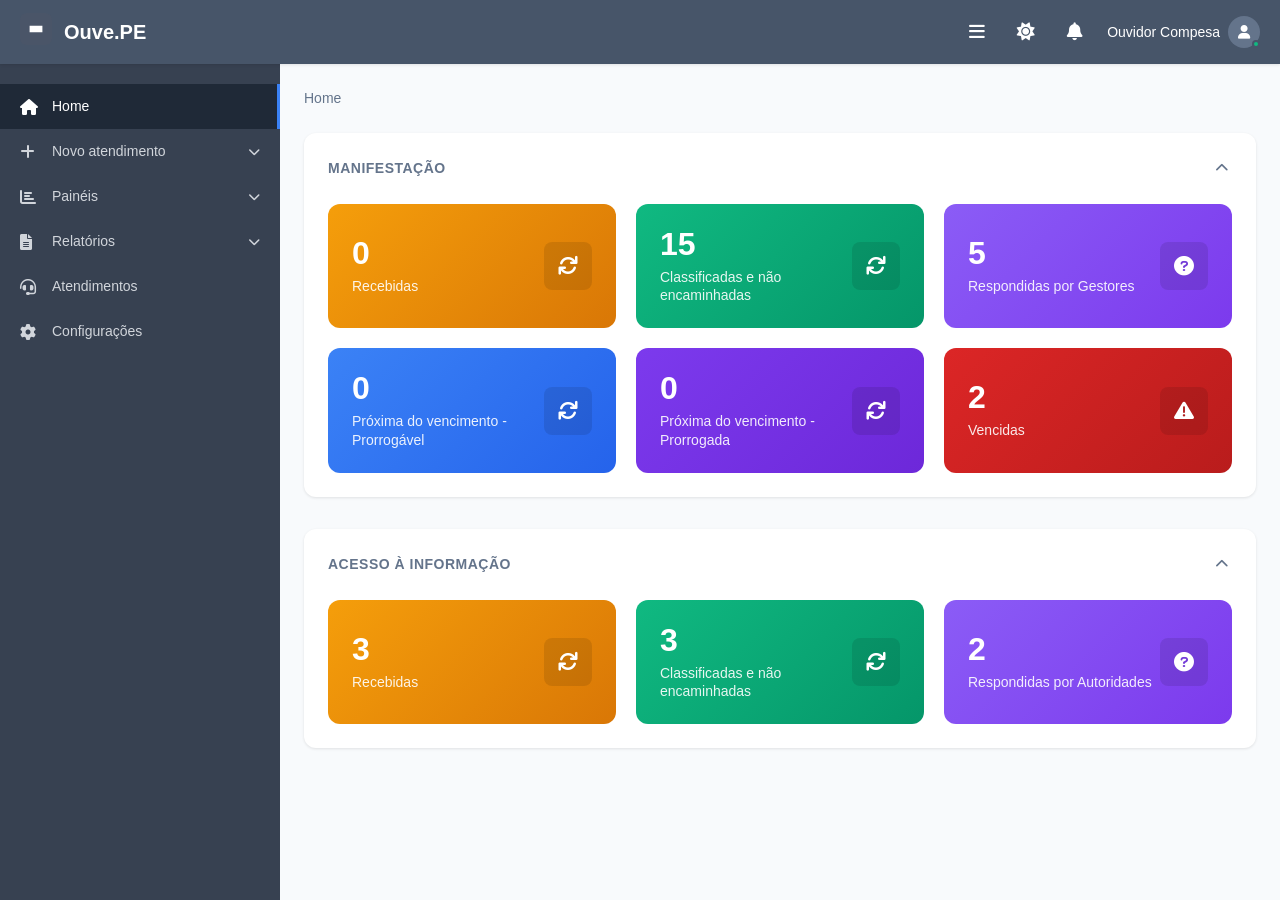
<file: workspace/mockup/index.html>
<!DOCTYPE html>
<html lang="pt-BR">
<head>
    <meta charset="UTF-8">
    <meta name="viewport" content="width=device-width, initial-scale=1.0">
    <title>Ouve.PE - Sistema de Ouvidoria</title>
    <link rel="stylesheet" href="styles.css">
    <link href="https://cdnjs.cloudflare.com/ajax/libs/font-awesome/6.0.0/css/all.min.css" rel="stylesheet">
</head>
<body>
    <!-- Header -->
    <header class="header">
        <div class="header-left">
            <div class="logo">
                <img src="[data-uri]" alt="UPE Logo">
            </div>
            <h1 class="title">Ouve.PE</h1>
        </div>
        <div class="header-right">
            <button class="header-btn">
                <i class="fas fa-bars"></i>
            </button>
            <button class="header-btn theme-toggle">
                <i class="fas fa-sun"></i>
            </button>
            <button class="header-btn notifications">
                <i class="fas fa-bell"></i>
            </button>
            <div class="user-profile">
                <span class="user-name">Ouvidor Compesa</span>
                <div class="user-avatar">
                    <i class="fas fa-user"></i>
                </div>
                <div class="user-status"></div>
            </div>
        </div>
    </header>

    <div class="main-container">
        <!-- Sidebar -->
        <aside class="sidebar">
            <nav class="nav-menu">
                <a href="#" class="nav-item active">
                    <i class="fas fa-home"></i>
                    <span>Home</span>
                </a>
                <a href="#" class="nav-item">
                    <i class="fas fa-plus"></i>
                    <span>Novo atendimento</span>
                    <i class="fas fa-chevron-down"></i>
                </a>
                <a href="#" class="nav-item">
                    <i class="fas fa-chart-bar"></i>
                    <span>Painéis</span>
                    <i class="fas fa-chevron-down"></i>
                </a>
                <a href="#" class="nav-item">
                    <i class="fas fa-file-alt"></i>
                    <span>Relatórios</span>
                    <i class="fas fa-chevron-down"></i>
                </a>
                <a href="atendimentos.html" class="nav-item">
                    <i class="fas fa-headset"></i>
                    <span>Atendimentos</span>
                </a>
                <a href="#" class="nav-item">
                    <i class="fas fa-cog"></i>
                    <span>Configurações</span>
                </a>
            </nav>
        </aside>

        <!-- Main Content -->
        <main class="main-content">
            <!-- Breadcrumb -->
            <div class="breadcrumb">
                <span>Home</span>
            </div>

            <!-- Dashboard Content -->
            <div class="dashboard">
                <!-- Manifestação Section -->
                <section class="dashboard-section">
                    <div class="section-header">
                        <h2>MANIFESTAÇÃO</h2>
                        <button class="expand-btn">
                            <i class="fas fa-chevron-up"></i>
                        </button>
                    </div>
                    <div class="cards-grid">
                        <div class="card card-orange">
                            <div class="card-content">
                                <div class="card-number">0</div>
                                <div class="card-label">Recebidas</div>
                            </div>
                            <div class="card-icon">
                                <i class="fas fa-sync"></i>
                            </div>
                        </div>
                        <div class="card card-green">
                            <div class="card-content">
                                <div class="card-number">15</div>
                                <div class="card-label">Classificadas e não encaminhadas</div>
                            </div>
                            <div class="card-icon">
                                <i class="fas fa-sync"></i>
                            </div>
                        </div>
                        <div class="card card-purple">
                            <div class="card-content">
                                <div class="card-number">5</div>
                                <div class="card-label">Respondidas por Gestores</div>
                            </div>
                            <div class="card-icon">
                                <i class="fas fa-question-circle"></i>
                            </div>
                        </div>
                        <div class="card card-blue">
                            <div class="card-content">
                                <div class="card-number">0</div>
                                <div class="card-label">Próxima do vencimento - Prorrogável</div>
                            </div>
                            <div class="card-icon">
                                <i class="fas fa-sync"></i>
                            </div>
                        </div>
                        <div class="card card-purple-dark">
                            <div class="card-content">
                                <div class="card-number">0</div>
                                <div class="card-label">Próxima do vencimento - Prorrogada</div>
                            </div>
                            <div class="card-icon">
                                <i class="fas fa-sync"></i>
                            </div>
                        </div>
                        <div class="card card-red">
                            <div class="card-content">
                                <div class="card-number">2</div>
                                <div class="card-label">Vencidas</div>
                            </div>
                            <div class="card-icon">
                                <i class="fas fa-exclamation-triangle"></i>
                            </div>
                        </div>
                    </div>
                </section>

                <!-- Acesso à Informação Section -->
                <section class="dashboard-section">
                    <div class="section-header">
                        <h2>ACESSO À INFORMAÇÃO</h2>
                        <button class="expand-btn">
                            <i class="fas fa-chevron-up"></i>
                        </button>
                    </div>
                    <div class="cards-grid">
                        <div class="card card-orange">
                            <div class="card-content">
                                <div class="card-number">3</div>
                                <div class="card-label">Recebidas</div>
                            </div>
                            <div class="card-icon">
                                <i class="fas fa-sync"></i>
                            </div>
                        </div>
                        <div class="card card-green">
                            <div class="card-content">
                                <div class="card-number">3</div>
                                <div class="card-label">Classificadas e não encaminhadas</div>
                            </div>
                            <div class="card-icon">
                                <i class="fas fa-sync"></i>
                            </div>
                        </div>
                        <div class="card card-purple">
                            <div class="card-content">
                                <div class="card-number">2</div>
                                <div class="card-label">Respondidas por Autoridades</div>
                            </div>
                            <div class="card-icon">
                                <i class="fas fa-question-circle"></i>
                            </div>
                        </div>
                    </div>
                </section>
            </div>
        </main>
    </div>

    <script src="script.js"></script>
</body>
</html>
</file>
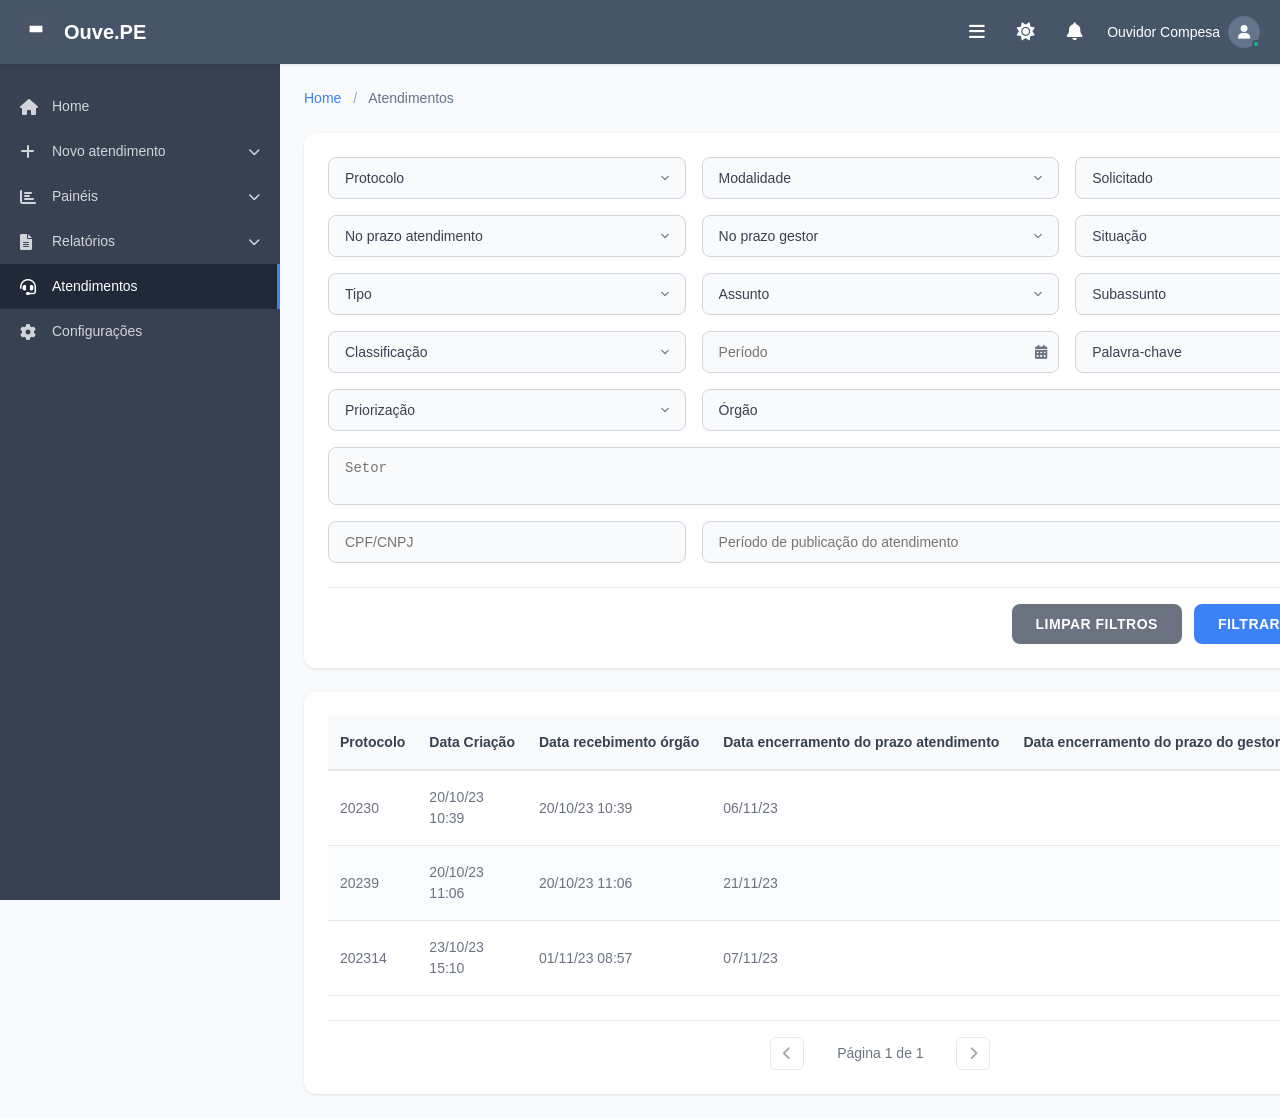
<file: workspace/mockup/atendimentos.html>
<!DOCTYPE html>
<html lang="pt-BR">
<head>
    <meta charset="UTF-8">
    <meta name="viewport" content="width=device-width, initial-scale=1.0">
    <title>Atendimentos - Ouve.PE</title>
    <link rel="stylesheet" href="styles.css">
    <link rel="stylesheet" href="atendimentos.css">
    <link href="https://cdnjs.cloudflare.com/ajax/libs/font-awesome/6.0.0/css/all.min.css" rel="stylesheet">
</head>
<body>
    <!-- Header -->
    <header class="header">
        <div class="header-left">
            <div class="logo">
                <img src="[data-uri]" alt="UPE Logo">
            </div>
            <h1 class="title">Ouve.PE</h1>
        </div>
        <div class="header-right">
            <button class="header-btn">
                <i class="fas fa-bars"></i>
            </button>
            <button class="header-btn theme-toggle">
                <i class="fas fa-sun"></i>
            </button>
            <button class="header-btn notifications">
                <i class="fas fa-bell"></i>
            </button>
            <div class="user-profile">
                <span class="user-name">Ouvidor Compesa</span>
                <div class="user-avatar">
                    <i class="fas fa-user"></i>
                </div>
                <div class="user-status"></div>
            </div>
        </div>
    </header>

    <div class="main-container">
        <!-- Sidebar -->
        <aside class="sidebar">
            <nav class="nav-menu">
                <a href="index.html" class="nav-item">
                    <i class="fas fa-home"></i>
                    <span>Home</span>
                </a>
                <a href="#" class="nav-item">
                    <i class="fas fa-plus"></i>
                    <span>Novo atendimento</span>
                    <i class="fas fa-chevron-down"></i>
                </a>
                <a href="#" class="nav-item">
                    <i class="fas fa-chart-bar"></i>
                    <span>Painéis</span>
                    <i class="fas fa-chevron-down"></i>
                </a>
                <a href="#" class="nav-item">
                    <i class="fas fa-file-alt"></i>
                    <span>Relatórios</span>
                    <i class="fas fa-chevron-down"></i>
                </a>
                <a href="atendimentos.html" class="nav-item active">
                    <i class="fas fa-headset"></i>
                    <span>Atendimentos</span>
                </a>
                <a href="#" class="nav-item">
                    <i class="fas fa-cog"></i>
                    <span>Configurações</span>
                </a>
            </nav>
        </aside>

        <!-- Main Content -->
        <main class="main-content">
            <!-- Breadcrumb -->
            <div class="breadcrumb">
                <a href="index.html">Home</a>
                <span class="separator">/</span>
                <span>Atendimentos</span>
            </div>

            <!-- Filters Section -->
            <div class="filters-section">
                <div class="filters-grid">
                    <!-- First Row -->
                    <div class="filter-group">
                        <select class="filter-select">
                            <option value="">Protocolo</option>
                            <option value="20230">20230</option>
                            <option value="20239">20239</option>
                            <option value="202314">202314</option>
                        </select>
                    </div>
                    <div class="filter-group">
                        <select class="filter-select">
                            <option value="">Modalidade</option>
                            <option value="manifestacao">Manifestação</option>
                            <option value="acesso-informacao">Acesso à Informação</option>
                        </select>
                    </div>
                    <div class="filter-group">
                        <select class="filter-select">
                            <option value="">Solicitado</option>
                            <option value="sim">Sim</option>
                            <option value="nao">Não</option>
                        </select>
                    </div>

                    <!-- Second Row -->
                    <div class="filter-group">
                        <select class="filter-select">
                            <option value="">No prazo atendimento</option>
                            <option value="sim">Sim</option>
                            <option value="nao">Não</option>
                        </select>
                    </div>
                    <div class="filter-group">
                        <select class="filter-select">
                            <option value="">No prazo gestor</option>
                            <option value="sim">Sim</option>
                            <option value="nao">Não</option>
                        </select>
                    </div>
                    <div class="filter-group">
                        <select class="filter-select">
                            <option value="">Situação</option>
                            <option value="aberta">Aberta</option>
                            <option value="fechada">Fechada</option>
                            <option value="pendente">Pendente</option>
                        </select>
                    </div>

                    <!-- Third Row -->
                    <div class="filter-group">
                        <select class="filter-select">
                            <option value="">Tipo</option>
                            <option value="reclamacao">Reclamação</option>
                            <option value="sugestao">Sugestão</option>
                            <option value="elogio">Elogio</option>
                        </select>
                    </div>
                    <div class="filter-group">
                        <select class="filter-select">
                            <option value="">Assunto</option>
                            <option value="atendimento">Atendimento</option>
                            <option value="servicos">Serviços</option>
                            <option value="infraestrutura">Infraestrutura</option>
                        </select>
                    </div>
                    <div class="filter-group">
                        <select class="filter-select">
                            <option value="">Subassunto</option>
                            <option value="qualidade">Qualidade</option>
                            <option value="prazo">Prazo</option>
                            <option value="documentacao">Documentação</option>
                        </select>
                    </div>

                    <!-- Fourth Row -->
                    <div class="filter-group">
                        <select class="filter-select">
                            <option value="">Classificação</option>
                            <option value="alta">Alta</option>
                            <option value="media">Média</option>
                            <option value="baixa">Baixa</option>
                        </select>
                    </div>
                    <div class="filter-group">
                        <div class="date-input-group">
                            <input type="text" class="filter-input" placeholder="Período">
                            <i class="fas fa-calendar-alt date-icon"></i>
                        </div>
                    </div>
                    <div class="filter-group">
                        <select class="filter-select">
                            <option value="">Palavra-chave</option>
                            <option value="urgente">Urgente</option>
                            <option value="pendente">Pendente</option>
                        </select>
                    </div>

                    <!-- Fifth Row -->
                    <div class="filter-group">
                        <select class="filter-select">
                            <option value="">Priorização</option>
                            <option value="alta">Alta</option>
                            <option value="normal">Normal</option>
                            <option value="baixa">Baixa</option>
                        </select>
                    </div>
                    <div class="filter-group filter-group-wide">
                        <select class="filter-select">
                            <option value="">Órgão</option>
                            <option value="compesa">COMPESA</option>
                            <option value="upe">UPE</option>
                            <option value="governo">Governo do Estado</option>
                        </select>
                    </div>

                    <!-- Sixth Row -->
                    <div class="filter-group filter-group-full">
                        <textarea class="filter-textarea" placeholder="Setor" rows="2"></textarea>
                    </div>

                    <!-- Seventh Row -->
                    <div class="filter-group">
                        <input type="text" class="filter-input" placeholder="CPF/CNPJ">
                    </div>
                    <div class="filter-group filter-group-wide">
                        <div class="date-input-group">
                            <input type="text" class="filter-input" placeholder="Período de publicação do atendimento">
                            <i class="fas fa-calendar-alt date-icon"></i>
                        </div>
                    </div>
                </div>

                <!-- Action Buttons -->
                <div class="filter-actions">
                    <button class="btn btn-secondary" onclick="clearFilters()">LIMPAR FILTROS</button>
                    <button class="btn btn-primary" onclick="applyFilters()">FILTRAR</button>
                    <button class="btn btn-info" onclick="printResults()">IMPRIMIR</button>
                </div>
            </div>

            <!-- Results Table -->
            <div class="results-section">
                <div class="table-container">
                    <table class="results-table">
                        <thead>
                            <tr>
                                <th>Protocolo</th>
                                <th>Data Criação</th>
                                <th>Data recebimento órgão</th>
                                <th>Data encerramento do prazo atendimento</th>
                                <th>Data encerramento do prazo do gestor</th>
                                <th>Data prorrogação</th>
                            </tr>
                        </thead>
                        <tbody>
                            <tr>
                                <td>20230</td>
                                <td>20/10/23 10:39</td>
                                <td>20/10/23 10:39</td>
                                <td>06/11/23</td>
                                <td></td>
                                <td></td>
                            </tr>
                            <tr>
                                <td>20239</td>
                                <td>20/10/23 11:06</td>
                                <td>20/10/23 11:06</td>
                                <td>21/11/23</td>
                                <td></td>
                                <td></td>
                            </tr>
                            <tr>
                                <td>202314</td>
                                <td>23/10/23 15:10</td>
                                <td>01/11/23 08:57</td>
                                <td>07/11/23</td>
                                <td></td>
                                <td></td>
                            </tr>
                        </tbody>
                    </table>
                </div>

                <!-- Pagination -->
                <div class="pagination">
                    <button class="pagination-btn" disabled>
                        <i class="fas fa-chevron-left"></i>
                    </button>
                    <span class="pagination-info">Página 1 de 1</span>
                    <button class="pagination-btn" disabled>
                        <i class="fas fa-chevron-right"></i>
                    </button>
                </div>
            </div>
        </main>
    </div>

    <script src="script.js"></script>
    <script src="atendimentos.js"></script>
</body>
</html>
</file>
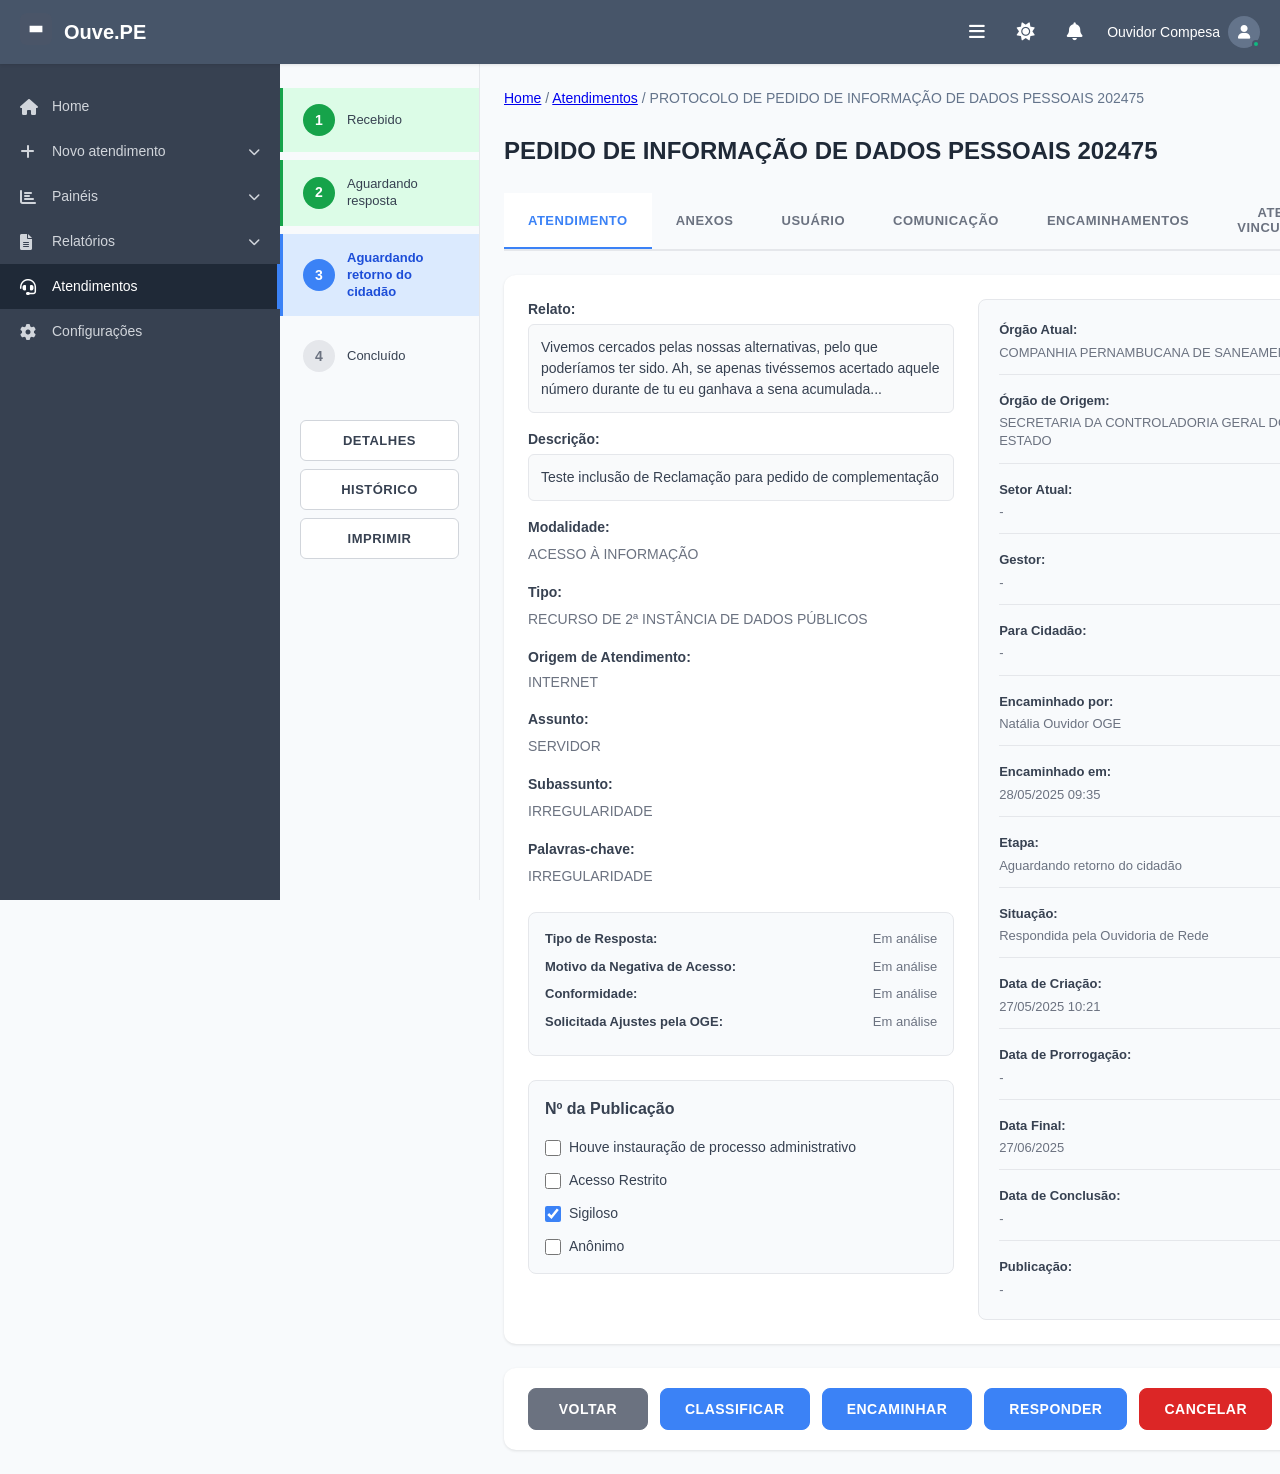
<file: workspace/mockup/detalhes.html>
<!DOCTYPE html>
<html lang="pt-BR">
<head>
    <meta charset="UTF-8">
    <meta name="viewport" content="width=device-width, initial-scale=1.0">
    <title>Detalhes do Atendimento - Ouve.PE</title>
    <link rel="stylesheet" href="styles.css">
    <link rel="stylesheet" href="detalhes.css">
    <link href="https://cdnjs.cloudflare.com/ajax/libs/font-awesome/6.0.0/css/all.min.css" rel="stylesheet">
</head>
<body>
    <!-- Header -->
    <header class="header">
        <div class="header-left">
            <div class="logo">
                <img src="[data-uri]" alt="UPE Logo">
            </div>
            <h1 class="title">Ouve.PE</h1>
        </div>
        <div class="header-right">
            <button class="header-btn">
                <i class="fas fa-bars"></i>
            </button>
            <button class="header-btn theme-toggle">
                <i class="fas fa-sun"></i>
            </button>
            <button class="header-btn notifications">
                <i class="fas fa-bell"></i>
            </button>
            <div class="user-profile">
                <span class="user-name">Ouvidor Compesa</span>
                <div class="user-avatar">
                    <i class="fas fa-user"></i>
                </div>
                <div class="user-status"></div>
            </div>
        </div>
    </header>

    <div class="main-container">
        <!-- Main Sidebar -->
        <aside class="sidebar">
            <nav class="nav-menu">
                <a href="index.html" class="nav-item">
                    <i class="fas fa-home"></i>
                    <span>Home</span>
                </a>
                <a href="#" class="nav-item">
                    <i class="fas fa-plus"></i>
                    <span>Novo atendimento</span>
                    <i class="fas fa-chevron-down"></i>
                </a>
                <a href="#" class="nav-item">
                    <i class="fas fa-chart-bar"></i>
                    <span>Painéis</span>
                    <i class="fas fa-chevron-down"></i>
                </a>
                <a href="#" class="nav-item">
                    <i class="fas fa-file-alt"></i>
                    <span>Relatórios</span>
                    <i class="fas fa-chevron-down"></i>
                </a>
                <a href="atendimentos.html" class="nav-item active">
                    <i class="fas fa-headset"></i>
                    <span>Atendimentos</span>
                </a>
                <a href="#" class="nav-item">
                    <i class="fas fa-cog"></i>
                    <span>Configurações</span>
                </a>
            </nav>
        </aside>

        <!-- Secondary Sidebar - Stages -->
        <aside class="stages-sidebar">
            <div class="stage-item" data-stage="1">
                <div class="stage-number">1</div>
                <div class="stage-label">Recebido</div>
            </div>
            <div class="stage-item" data-stage="2">
                <div class="stage-number">2</div>
                <div class="stage-label">Aguardando resposta</div>
            </div>
            <div class="stage-item active" data-stage="3">
                <div class="stage-number">3</div>
                <div class="stage-label">Aguardando retorno do cidadão</div>
            </div>
            <div class="stage-item" data-stage="4">
                <div class="stage-number">4</div>
                <div class="stage-label">Concluído</div>
            </div>

            <!-- Action Buttons -->
            <div class="action-buttons">
                <button class="action-btn" onclick="showDetails()">DETALHES</button>
                <button class="action-btn" onclick="showHistory()">HISTÓRICO</button>
                <button class="action-btn" onclick="printDetails()">IMPRIMIR</button>
            </div>
        </aside>

        <!-- Main Content -->
        <main class="details-content">
            <!-- Breadcrumb -->
            <div class="breadcrumb">
                <a href="index.html">Home</a>
                <span class="separator">/</span>
                <a href="atendimentos.html">Atendimentos</a>
                <span class="separator">/</span>
                <span id="protocol-breadcrumb">PROTOCOLO DE PEDIDO DE DADOS PESSOAIS 202475</span>
            </div>

            <!-- Page Title -->
            <h1 class="page-title" id="page-title">PEDIDO DE INFORMAÇÃO DE DADOS PESSOAIS 202475</h1>

            <!-- Tabs -->
            <div class="tabs-container">
                <div class="tabs">
                    <button class="tab active" data-tab="atendimento">ATENDIMENTO</button>
                    <button class="tab" data-tab="anexos">ANEXOS</button>
                    <button class="tab" data-tab="usuario">USUÁRIO</button>
                    <button class="tab" data-tab="comunicacao">COMUNICAÇÃO</button>
                    <button class="tab" data-tab="encaminhamentos">ENCAMINHAMENTOS</button>
                    <button class="tab" data-tab="vinculados">ATEND. VINCULADOS</button>
                </div>
            </div>

            <!-- Tab Content -->
            <div class="tab-content">
                <!-- Atendimento Tab -->
                <div class="tab-pane active" id="atendimento">
                    <div class="content-grid">
                        <!-- Left Column -->
                        <div class="left-column">
                            <!-- Case Details -->
                            <div class="case-details">
                                <div class="detail-row">
                                    <label>Relato:</label>
                                    <div class="detail-text" id="relato-text">
                                        Vivemos cercados pelas nossas alternativas, pelo que poderíamos ter sido.
                                        Ah, se apenas tivéssemos acertado aquele número durante de tu eu ganhava a sena acumulada...
                                    </div>
                                </div>

                                <div class="detail-row">
                                    <label>Descrição:</label>
                                    <div class="detail-text" id="descricao-text">
                                        Teste inclusão de Reclamação para pedido de complementação
                                    </div>
                                </div>

                                <div class="detail-row">
                                    <label>Modalidade:</label>
                                    <div class="field-with-ai" data-field="modalidade">
                                        <span id="modalidade" class="editable-field">ACESSO À INFORMAÇÃO</span>
                                        <select id="modalidade-select" class="edit-field" style="display: none;">
                                            <option value="ACESSO À INFORMAÇÃO">ACESSO À INFORMAÇÃO</option>
                                            <option value="MANIFESTAÇÃO">MANIFESTAÇÃO</option>
                                            <option value="DENÚNCIA">DENÚNCIA</option>
                                            <option value="SUGESTÃO">SUGESTÃO</option>
                                            <option value="ELOGIO">ELOGIO</option>
                                        </select>
                                    </div>
                                </div>

                                <div class="detail-row">
                                    <label>Tipo:</label>
                                    <div class="field-with-ai" data-field="tipo">
                                        <span id="tipo" class="editable-field">PEDIDO DE INFORMAÇÃO DE DADOS PESSOAIS</span>
                                        <select id="tipo-select" class="edit-field" style="display: none;">
                                            <option value="PEDIDO DE INFORMAÇÃO DE DADOS PESSOAIS">PEDIDO DE INFORMAÇÃO DE DADOS PESSOAIS</option>
                                            <option value="PEDIDO DE INFORMAÇÃO DE DADOS PÚBLICOS">PEDIDO DE INFORMAÇÃO DE DADOS PÚBLICOS</option>
                                            <option value="RECURSO DE 1ª INSTÂNCIA">RECURSO DE 1ª INSTÂNCIA</option>
                                            <option value="RECURSO DE 2ª INSTÂNCIA">RECURSO DE 2ª INSTÂNCIA</option>
                                            <option value="RECLAMAÇÃO">RECLAMAÇÃO</option>
                                        </select>
                                    </div>
                                </div>

                                <div class="detail-row">
                                    <label>Origem de Atendimento:</label>
                                    <span id="origem" class="editable-field">INTERNET</span>
                                    <select id="origem-select" class="edit-field" style="display: none;">
                                        <option value="INTERNET">INTERNET</option>
                                        <option value="PRESENCIAL">PRESENCIAL</option>
                                        <option value="TELEFONE">TELEFONE</option>
                                        <option value="CARTA">CARTA</option>
                                        <option value="E-MAIL">E-MAIL</option>
                                    </select>
                                </div>

                                <div class="detail-row">
                                    <label>Assunto:</label>
                                    <div class="field-with-ai" data-field="assunto">
                                        <span id="assunto" class="editable-field">SERVIDOR</span>
                                        <select id="assunto-select" class="edit-field" style="display: none;">
                                            <option value="SERVIDOR">SERVIDOR</option>
                                            <option value="ATENDIMENTO">ATENDIMENTO</option>
                                            <option value="POLÍTICA PÚBLICA">POLÍTICA PÚBLICA</option>
                                            <option value="INFRAESTRUTURA">INFRAESTRUTURA</option>
                                            <option value="OUTROS">OUTROS</option>
                                        </select>
                                    </div>
                                </div>

                                <div class="detail-row">
                                    <label>Subassunto:</label>
                                    <div class="field-with-ai" data-field="subassunto">
                                        <span id="subassunto" class="editable-field">IRREGULARIDADE</span>
                                        <select id="subassunto-select" class="edit-field" style="display: none;">
                                            <option value="IRREGULARIDADE">IRREGULARIDADE</option>
                                            <option value="DESEMPENHO">DESEMPENHO</option>
                                            <option value="CONDUTA">CONDUTA</option>
                                            <option value="TRANSPARÊNCIA">TRANSPARÊNCIA</option>
                                            <option value="OUTROS">OUTROS</option>
                                        </select>
                                    </div>
                                </div>

                                <div class="detail-row">
                                    <label>Palavras-chave:</label>
                                    <div class="field-with-ai" data-field="palavras-chave">
                                        <span id="palavras-chave" class="editable-field">IRREGULARIDADE</span>
                                        <input type="text" id="palavras-chave-input" class="edit-field" value="IRREGULARIDADE" style="display: none;">
                                    </div>
                                </div>
                            </div>

                            <!-- Response Section -->
                            <div class="response-section" id="response-section">
                                <div class="response-header">
                                    <label>Tipo de Resposta:</label>
                                    <span id="tipo-resposta" class="editable-field">Em análise</span>
                                    <select id="tipo-resposta-select" class="edit-field" style="display: none;">
                                        <option value="Em análise">Em análise</option>
                                        <option value="Acesso concedido">Acesso concedido</option>
                                        <option value="Acesso negado">Acesso negado</option>
                                        <option value="Acesso parcialmente concedido">Acesso parcialmente concedido</option>
                                        <option value="Não se aplica">Não se aplica</option>
                                    </select>
                                </div>

                                <div class="response-header">
                                    <label>Motivo da Negativa de Acesso:</label>
                                    <span id="motivo-negativa" class="editable-field">Em análise</span>
                                    <select id="motivo-negativa-select" class="edit-field" style="display: none;">
                                        <option value="Em análise">Em análise</option>
                                        <option value="Dados pessoais">Dados pessoais</option>
                                        <option value="Segurança da sociedade">Segurança da sociedade</option>
                                        <option value="Informação sigilosa">Informação sigilosa</option>
                                        <option value="Não existe informação">Não existe informação</option>
                                        <option value="Outros">Outros</option>
                                    </select>
                                </div>

                                <div class="response-header">
                                    <label>Conformidade:</label>
                                    <span id="conformidade" class="editable-field">Em análise</span>
                                    <select id="conformidade-select" class="edit-field" style="display: none;">
                                        <option value="Em análise">Em análise</option>
                                        <option value="Conforme">Conforme</option>
                                        <option value="Não conforme">Não conforme</option>
                                        <option value="Parcialmente conforme">Parcialmente conforme</option>
                                    </select>
                                </div>

                                <div class="response-header">
                                    <label>Solicitada Ajustes pela OGE:</label>
                                    <span id="ajustes-oge" class="editable-field">Em análise</span>
                                    <select id="ajustes-oge-select" class="edit-field" style="display: none;">
                                        <option value="Em análise">Em análise</option>
                                        <option value="Sim">Sim</option>
                                        <option value="Não">Não</option>
                                        <option value="Pendente">Pendente</option>
                                    </select>
                                </div>
                            </div>

                            <!-- Classification Actions -->
                            <div class="classification-actions" id="classification-actions">
                                <button class="save-btn" onclick="saveClassification()">SALVAR</button>
                                <button class="cancel-btn" onclick="cancelClassification()">CANCELAR</button>
                            </div>

                            <!-- Publication Section -->
                            <div class="publication-section">
                                <h3>Nº da Publicação</h3>
                                <div class="checkbox-group">
                                    <label class="checkbox-item">
                                        <input type="checkbox" id="houveInstauracao">
                                        <span>Houve instauração de processo administrativo</span>
                                    </label>
                                    <label class="checkbox-item">
                                        <input type="checkbox" id="acessoRestrito">
                                        <span>Acesso Restrito</span>
                                    </label>
                                    <label class="checkbox-item">
                                        <input type="checkbox" id="sigiloso" checked>
                                        <span>Sigiloso</span>
                                    </label>
                                    <label class="checkbox-item">
                                        <input type="checkbox" id="anonimo">
                                        <span>Anônimo</span>
                                    </label>
                                </div>
                            </div>

                            <!-- Text Editor -->
                            <div class="text-editor" id="text-editor" style="display: none;">
                                <div class="editor-toolbar">
                                    <button class="editor-btn" data-command="bold"><strong>B</strong></button>
                                    <button class="editor-btn" data-command="italic"><em>I</em></button>
                                    <button class="editor-btn" data-command="underline"><u>U</u></button>
                                </div>
                                <div class="editor-content" contenteditable="true" id="editor-content">
                                    Vivemos cercados pelas nossas alternativas, pelo que poderíamos ter sido.
                                    Ah, se apenas tivéssemos acertado aquele número funcionário e eu ganhava a sena acumulada...
                                </div>
                            </div>
                        </div>

                        <!-- Right Column -->
                        <div class="right-column">
                            <div class="info-panel">
                                <div class="info-row">
                                    <label>Órgão Atual:</label>
                                    <span>COMPANHIA PERNAMBUCANA DE SANEAMENTO</span>
                                </div>

                                <div class="info-row">
                                    <label>Órgão de Origem:</label>
                                    <span id="orgao-origem">SECRETARIA DA CONTROLADORIA GERAL DO ESTADO</span>
                                </div>

                                <div class="info-row">
                                    <label>Setor Atual:</label>
                                    <span id="setor-atual">-</span>
                                </div>

                                <div class="info-row">
                                    <label>Gestor:</label>
                                    <span id="gestor">-</span>
                                    <select id="gestor-select" style="display: none;">
                                        <option value="">Selecione...</option>
                                        <option value="gestor1">Gestor Administrativo</option>
                                        <option value="gestor2">Gestor Técnico</option>
                                        <option value="gestor3">Gestor de Atendimento</option>
                                        <option value="gestor4">Supervisor de Setor</option>
                                    </select>
                                </div>

                                <div class="info-row">
                                    <label>Para Cidadão:</label>
                                    <span id="para-cidadao-span">-</span>
                                    <select id="para-cidadao-select" style="display: none;">
                                        <option value="">Selecione...</option>
                                        <option value="sim">Sim</option>
                                        <option value="nao">Não</option>
                                    </select>
                                </div>

                                <div class="info-row">
                                    <label>Encaminhado por:</label>
                                    <span id="encaminhado-por">Natália Ouvidor OGE</span>
                                </div>

                                <div class="info-row">
                                    <label>Encaminhado em:</label>
                                    <span id="encaminhado-em">28/05/2025 09:35</span>
                                </div>

                                <div class="info-row">
                                    <label>Etapa:</label>
                                    <span id="etapa">Aguardando resposta</span>
                                </div>

                                <div class="info-row">
                                    <label>Situação:</label>
                                    <span id="situacao">Recebida pela Ouvidoria de Rede</span>
                                </div>

                                <div class="info-row">
                                    <label>Data de Criação:</label>
                                    <span id="data-criacao">27/05/2025 10:21</span>
                                </div>

                                <div class="info-row">
                                    <label>Data de Prorrogação:</label>
                                    <span id="data-prorrogacao">-</span>
                                </div>

                                <div class="info-row">
                                    <label>Data Final:</label>
                                    <span id="data-final">27/06/2025</span>
                                </div>

                                <div class="info-row">
                                    <label>Data de Conclusão:</label>
                                    <span id="data-conclusao">-</span>
                                </div>

                                <div class="info-row">
                                    <label>Publicação:</label>
                                    <span id="publicacao">-</span>
                                </div>
                            </div>
                        </div>
                    </div>
                </div>

                <!-- Other tabs content (placeholder) -->
                <div class="tab-pane" id="anexos">
                    <p>Conteúdo da aba Anexos...</p>
                </div>
                <div class="tab-pane" id="usuario">
                    <p>Conteúdo da aba Usuário...</p>
                </div>
                <div class="tab-pane" id="comunicacao">
                    <p>Conteúdo da aba Comunicação...</p>
                </div>
                <div class="tab-pane" id="encaminhamentos">
                    <p>Conteúdo da aba Encaminhamentos...</p>
                </div>
                <div class="tab-pane" id="vinculados">
                    <p>Conteúdo da aba Atendimentos Vinculados...</p>
                </div>
            </div>

            <!-- Forward Actions (hidden by default) -->
            <div class="forward-actions" id="forward-actions" style="display: none;">
                <button class="action-btn secondary" onclick="cancelForward()">CANCELAR</button>
                <button class="action-btn success" onclick="saveForward()">SALVAR ENCAMINHAMENTO</button>
            </div>

            <!-- Bottom Actions -->
            <div class="bottom-actions" id="bottom-actions">
                <button class="action-btn secondary" onclick="goBack()">VOLTAR</button>
                <button class="action-btn primary" onclick="classifyCase()">CLASSIFICAR</button>
                <button class="action-btn primary" onclick="forwardCase()" style="display: none;">ENCAMINHAR</button>
                <button class="action-btn primary" onclick="respondCase()" style="display: none;">RESPONDER</button>
                <button class="action-btn danger" onclick="cancelCase()" style="display: none;">CANCELAR</button>
                <button class="action-btn info" onclick="reopenCase()">REABRIR</button>
            </div>
        </main>
    </div>

    <!-- Modal de Resposta -->
    <div id="response-modal" class="modal-overlay" style="display: none;">
        <div class="modal-content">
            <div class="modal-header">
                <h3>Informe uma orientação</h3>
                <button class="modal-close" onclick="closeResponseModal()">×</button>
            </div>
            
            <div class="modal-body">
                <div class="modal-form-row">
                    <div class="form-group">
                        <label for="modal-tipo-resposta">Tipo de Resposta *</label>
                        <select id="modal-tipo-resposta" required>
                            <option value="">Selecione...</option>
                            <option value="parcial">Parcial</option>
                            <option value="final">Final</option>
                            <option value="complementacao">Complementação do Cidadão</option>
                        </select>
                    </div>
                    
                    <div class="form-group">
                        <label for="modal-para-cidadao">Para Cidadão</label>
                        <select id="modal-para-cidadao">
                            <option value="">Selecione...</option>
                            <option value="sim">Sim</option>
                            <option value="nao">Não</option>
                        </select>
                    </div>
                </div>

                <div class="form-group full-width">
                    <label for="modelo-resposta">Modelo de Resposta</label>
                    <select id="modelo-resposta">
                        <option value="">Selecione...</option>
                        <option value="manifestacao-encaminhamento-externo">MANIFESTAÇÃO - ENCAMINHAMENTO EXTERNO PARA ÓRGÃO COMPETENTE</option>
                        <option value="manifestacao-encaminhamento-gestor">MANIFESTAÇÃO - ENCAMINHAMENTO PARA O GESTOR COMPETENTE</option>
                        <option value="manifestacao-prorrogacao">MANIFESTAÇÃO - PRORROGAÇÃO</option>
                        <option value="manifestacao-resposta-conclusiva-cidadao">MANIFESTAÇÃO - RESPOSTA CONCLUSIVA AO CIDADÃO</option>
                        <option value="manifestacao-resposta-conclusiva-falta">MANIFESTAÇÃO - RESPOSTA CONCLUSIVA POR FALTA DE COMPLEMENTAÇÃO</option>
                        <option value="manifestacao-resposta-parcial">MANIFESTAÇÃO - RESPOSTA PARCIAL INFORMANDO ENCAMINHAMENTO INTERNO - CIDADÃO</option>
                        <option value="manifestacao-solicitacao-complementacao">MANIFESTAÇÃO - SOLICITAÇÃO DE COMPLEMENTAÇÃO</option>
                        <option value="pai-conclusao-pedido">PAI - CONCLUSÃO DE PEDIDO DE ACESSO À INFORMAÇÃO</option>
                        <option value="pai-encaminhamento-administrativa">PAI - ENCAMINHAMENTO PARA AUT ADMINISTRATIVA</option>
                        <option value="pai-encaminhamento-gestor">PAI - ENCAMINHAMENTO PARA O GESTOR COMPETENTE</option>
                        <option value="pai-justificativa-prorrogacao">PAI - JUSTIFICATIVA DE PRORROGAÇÃO DE PAI PARA CIDADÃO</option>
                        <option value="pai-resposta-parcial">PAI - RESPOSTA PARCIAL AO CIDADÃO DO ENCAMINHAMENTO PARA SETOR</option>
                    </select>
                </div>

                <div class="text-editor">
                    <div class="editor-header">
                        <label>Texto da Resposta</label>
                    </div>
                    <div class="editor-toolbar">
                        <button type="button" class="editor-btn" title="Negrito">
                            <i class="fas fa-bold"></i>
                        </button>
                        <button type="button" class="editor-btn" title="Itálico">
                            <i class="fas fa-italic"></i>
                        </button>
                        <button type="button" class="editor-btn" title="Sublinhado">
                            <i class="fas fa-underline"></i>
                        </button>
                    </div>
                    <textarea id="response-text" placeholder="Digite sua resposta aqui..."></textarea>
                </div>

                <div class="file-upload-area">
                    <i class="fas fa-paperclip"></i>
                    <span>Clique para adicionar arquivos</span>
                    <input type="file" multiple style="display: none;">
                </div>
            </div>

            <div class="modal-footer">
                <button class="modal-btn secondary" onclick="closeResponseModal()">CANCELAR</button>
                <button class="modal-btn primary" onclick="saveResponse()">SALVAR</button>
            </div>
        </div>
    </div>

    <script src="script.js"></script>
    <script src="detalhes.js"></script>
</body>
</html>
</file>
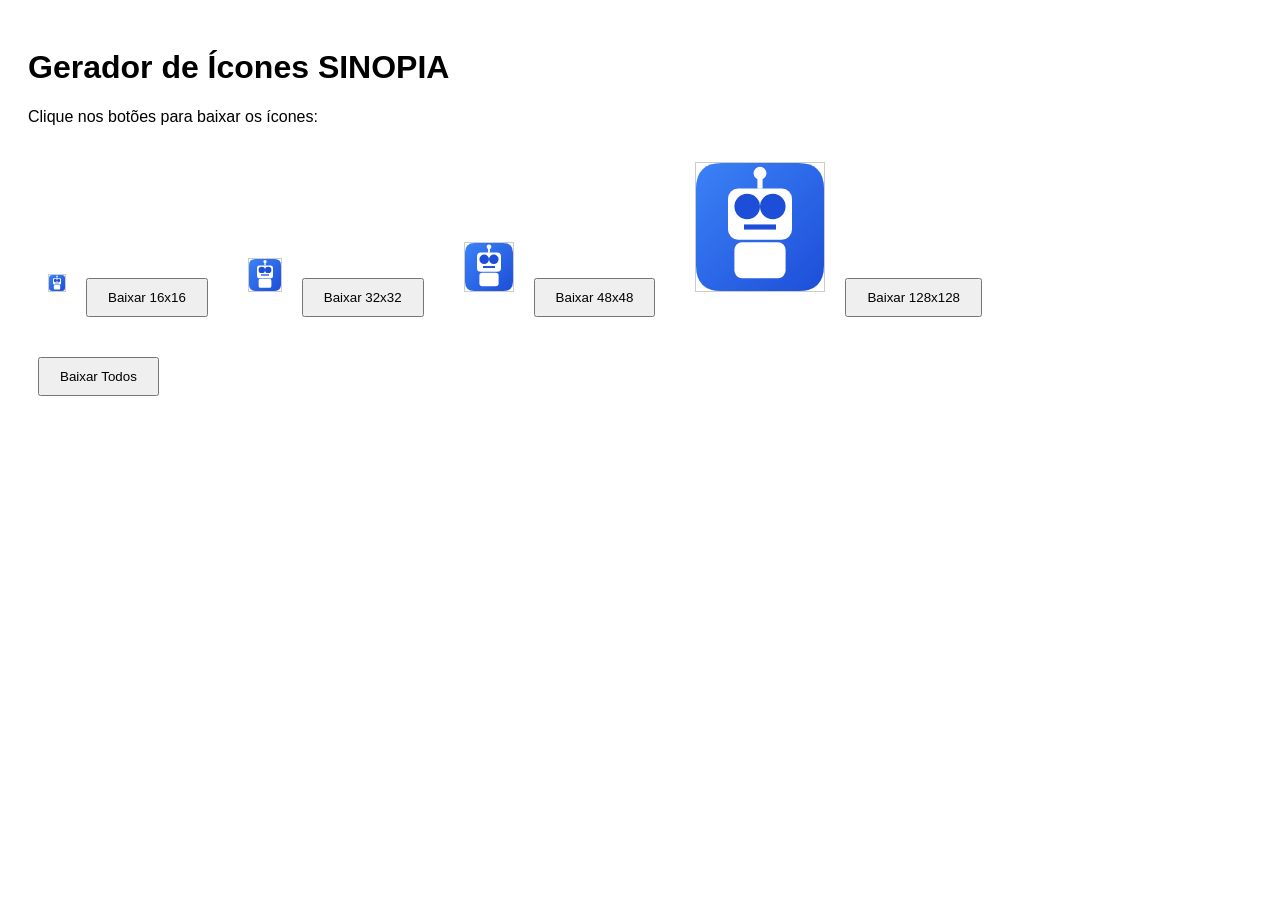
<file: workspace/extension/icons/generate-icons.html>
<!DOCTYPE html>
<html>
<head>
    <title>Gerador de Ícones SINOPIA</title>
    <style>
        body { font-family: Arial, sans-serif; padding: 20px; }
        canvas { border: 1px solid #ccc; margin: 10px; }
        .icon-container { display: inline-block; text-align: center; margin: 10px; }
        button { padding: 10px 20px; margin: 10px; cursor: pointer; }
    </style>
</head>
<body>
    <h1>Gerador de Ícones SINOPIA</h1>
    <p>Clique nos botões para baixar os ícones:</p>
    
    <div id="icons"></div>
    
    <script>
        const sizes = [16, 32, 48, 128];
        const container = document.getElementById('icons');
        
        sizes.forEach(size => {
            const div = document.createElement('div');
            div.className = 'icon-container';
            
            const canvas = document.createElement('canvas');
            canvas.width = size;
            canvas.height = size;
            canvas.id = `icon-${size}`;
            
            const ctx = canvas.getContext('2d');
            
            // Background gradient
            const gradient = ctx.createLinearGradient(0, 0, size, size);
            gradient.addColorStop(0, '#3b82f6');
            gradient.addColorStop(1, '#1d4ed8');
            
            // Draw rounded rectangle background
            const radius = size * 0.2;
            ctx.beginPath();
            ctx.moveTo(radius, 0);
            ctx.lineTo(size - radius, 0);
            ctx.quadraticCurveTo(size, 0, size, radius);
            ctx.lineTo(size, size - radius);
            ctx.quadraticCurveTo(size, size, size - radius, size);
            ctx.lineTo(radius, size);
            ctx.quadraticCurveTo(0, size, 0, size - radius);
            ctx.lineTo(0, radius);
            ctx.quadraticCurveTo(0, 0, radius, 0);
            ctx.closePath();
            ctx.fillStyle = gradient;
            ctx.fill();
            
            // Draw robot icon
            ctx.fillStyle = 'white';
            const scale = size / 128;
            
            // Robot head
            const headX = size * 0.25;
            const headY = size * 0.2;
            const headW = size * 0.5;
            const headH = size * 0.4;
            ctx.beginPath();
            ctx.roundRect(headX, headY, headW, headH, size * 0.08);
            ctx.fill();
            
            // Eyes
            ctx.fillStyle = '#1d4ed8';
            const eyeSize = size * 0.1;
            const eyeY = headY + headH * 0.35;
            ctx.beginPath();
            ctx.arc(headX + headW * 0.3, eyeY, eyeSize, 0, Math.PI * 2);
            ctx.arc(headX + headW * 0.7, eyeY, eyeSize, 0, Math.PI * 2);
            ctx.fill();
            
            // Mouth
            ctx.fillStyle = '#1d4ed8';
            ctx.fillRect(headX + headW * 0.25, headY + headH * 0.7, headW * 0.5, size * 0.04);
            
            // Antenna
            ctx.fillStyle = 'white';
            ctx.fillRect(size * 0.48, size * 0.08, size * 0.04, size * 0.12);
            ctx.beginPath();
            ctx.arc(size * 0.5, size * 0.08, size * 0.05, 0, Math.PI * 2);
            ctx.fill();
            
            // Body
            ctx.beginPath();
            ctx.roundRect(size * 0.3, size * 0.62, size * 0.4, size * 0.28, size * 0.06);
            ctx.fill();
            
            div.appendChild(canvas);
            
            const btn = document.createElement('button');
            btn.textContent = `Baixar ${size}x${size}`;
            btn.onclick = () => {
                const link = document.createElement('a');
                link.download = `icon${size}.png`;
                link.href = canvas.toDataURL('image/png');
                link.click();
            };
            div.appendChild(btn);
            
            container.appendChild(div);
        });
        
        // Download all button
        const allBtn = document.createElement('button');
        allBtn.textContent = 'Baixar Todos';
        allBtn.style.display = 'block';
        allBtn.style.marginTop = '20px';
        allBtn.onclick = () => {
            sizes.forEach(size => {
                const canvas = document.getElementById(`icon-${size}`);
                const link = document.createElement('a');
                link.download = `icon${size}.png`;
                link.href = canvas.toDataURL('image/png');
                setTimeout(() => link.click(), size * 10);
            });
        };
        container.appendChild(allBtn);
    </script>
</body>
</html>
</file>
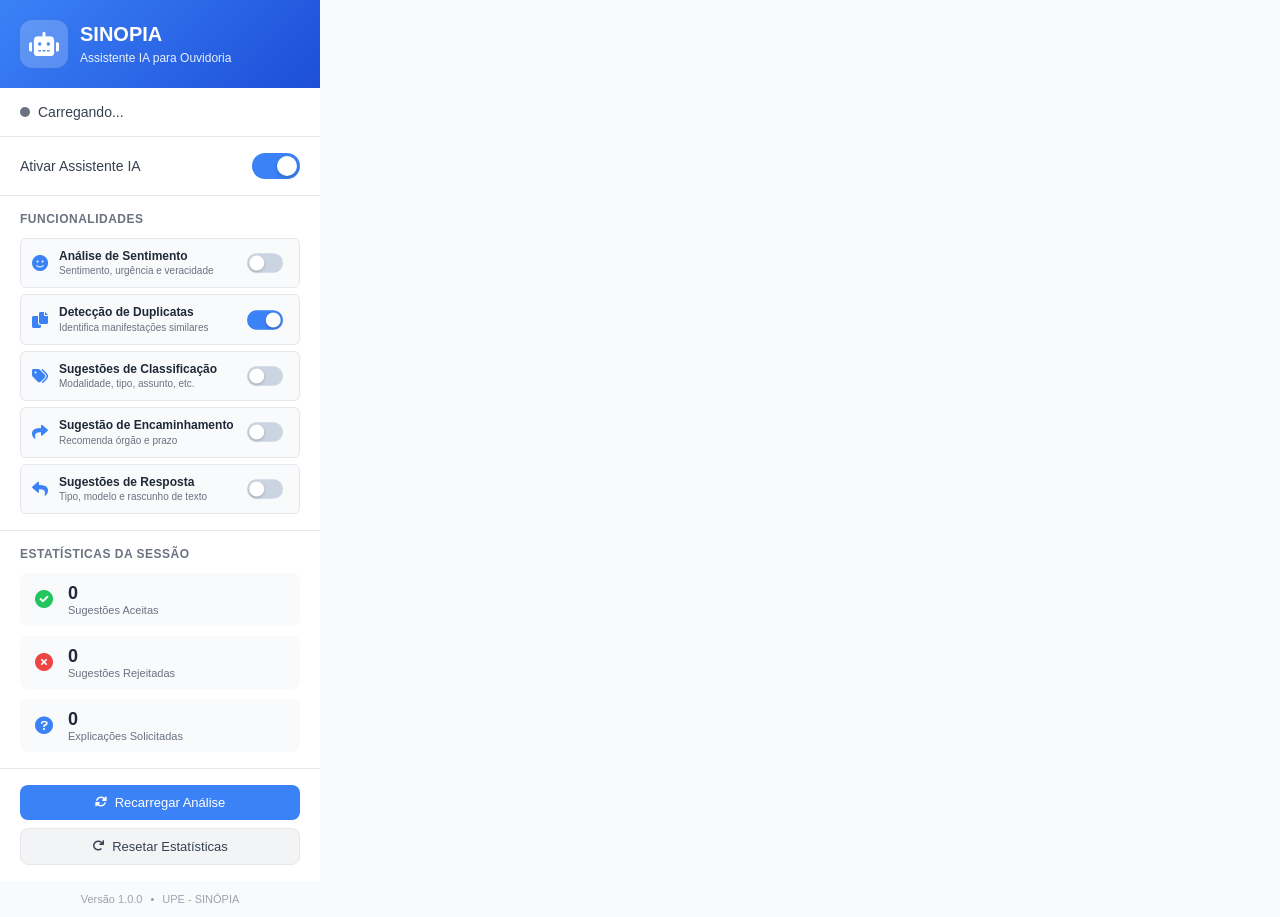
<file: workspace/extension/popup/popup.html>
<!DOCTYPE html>
<html lang="pt-BR">
<head>
    <meta charset="UTF-8">
    <meta name="viewport" content="width=device-width, initial-scale=1.0">
    <title>SINOPIA - Assistente IA</title>
    <link rel="stylesheet" href="popup.css">
    <link href="https://cdnjs.cloudflare.com/ajax/libs/font-awesome/6.0.0/css/all.min.css" rel="stylesheet">
</head>
<body>
    <div class="popup-container">
        <!-- Header -->
        <div class="popup-header">
            <div class="logo">
                <i class="fas fa-robot"></i>
            </div>
            <div class="header-text">
                <h1>SINOPIA</h1>
                <span class="subtitle">Assistente IA para Ouvidoria</span>
            </div>
        </div>

        <!-- Status -->
        <div class="status-section">
            <div class="status-indicator" id="status-indicator">
                <span class="status-dot"></span>
                <span class="status-text" id="status-text">Carregando...</span>
            </div>
        </div>

        <!-- Toggle Geral -->
        <div class="toggle-section">
            <label class="toggle-label">
                <span>Ativar Assistente IA</span>
                <div class="toggle-switch">
                    <input type="checkbox" id="toggle-ai" checked>
                    <span class="toggle-slider"></span>
                </div>
            </label>
        </div>

        <!-- Funcionalidades -->
        <div class="features-section" id="features-section">
            <h2>Funcionalidades</h2>
            <div class="features-list">
                <label class="feature-item">
                    <div class="feature-info">
                        <i class="fas fa-smile"></i>
                        <div class="feature-text">
                            <span class="feature-name">Análise de Sentimento</span>
                            <span class="feature-desc">Sentimento, urgência e veracidade</span>
                        </div>
                    </div>
                    <div class="toggle-switch small">
                        <input type="checkbox" id="feature-sentiment">
                        <span class="toggle-slider"></span>
                    </div>
                </label>

                <label class="feature-item">
                    <div class="feature-info">
                        <i class="fas fa-copy"></i>
                        <div class="feature-text">
                            <span class="feature-name">Detecção de Duplicatas</span>
                            <span class="feature-desc">Identifica manifestações similares</span>
                        </div>
                    </div>
                    <div class="toggle-switch small">
                        <input type="checkbox" id="feature-duplicates" checked>
                        <span class="toggle-slider"></span>
                    </div>
                </label>

                <label class="feature-item">
                    <div class="feature-info">
                        <i class="fas fa-tags"></i>
                        <div class="feature-text">
                            <span class="feature-name">Sugestões de Classificação</span>
                            <span class="feature-desc">Modalidade, tipo, assunto, etc.</span>
                        </div>
                    </div>
                    <div class="toggle-switch small">
                        <input type="checkbox" id="feature-classification">
                        <span class="toggle-slider"></span>
                    </div>
                </label>

                <label class="feature-item">
                    <div class="feature-info">
                        <i class="fas fa-share"></i>
                        <div class="feature-text">
                            <span class="feature-name">Sugestão de Encaminhamento</span>
                            <span class="feature-desc">Recomenda órgão e prazo</span>
                        </div>
                    </div>
                    <div class="toggle-switch small">
                        <input type="checkbox" id="feature-forwarding">
                        <span class="toggle-slider"></span>
                    </div>
                </label>

                <label class="feature-item">
                    <div class="feature-info">
                        <i class="fas fa-reply"></i>
                        <div class="feature-text">
                            <span class="feature-name">Sugestões de Resposta</span>
                            <span class="feature-desc">Tipo, modelo e rascunho de texto</span>
                        </div>
                    </div>
                    <div class="toggle-switch small">
                        <input type="checkbox" id="feature-response">
                        <span class="toggle-slider"></span>
                    </div>
                </label>
            </div>
        </div>

        <!-- Stats -->
        <div class="stats-section">
            <h2>Estatísticas da Sessão</h2>
            <div class="stats-grid">
                <div class="stat-item">
                    <i class="fas fa-check-circle"></i>
                    <div class="stat-info">
                        <span class="stat-value" id="accepted-count">0</span>
                        <span class="stat-label">Sugestões Aceitas</span>
                    </div>
                </div>
                <div class="stat-item">
                    <i class="fas fa-times-circle"></i>
                    <div class="stat-info">
                        <span class="stat-value" id="rejected-count">0</span>
                        <span class="stat-label">Sugestões Rejeitadas</span>
                    </div>
                </div>
                <div class="stat-item">
                    <i class="fas fa-question-circle"></i>
                    <div class="stat-info">
                        <span class="stat-value" id="explained-count">0</span>
                        <span class="stat-label">Explicações Solicitadas</span>
                    </div>
                </div>
            </div>
        </div>

        <!-- Actions -->
        <div class="actions-section">
            <button class="action-btn" id="refresh-btn">
                <i class="fas fa-sync-alt"></i>
                Recarregar Análise
            </button>
            <button class="action-btn secondary" id="reset-btn">
                <i class="fas fa-redo"></i>
                Resetar Estatísticas
            </button>
        </div>

        <!-- Footer -->
        <div class="popup-footer">
            <span>Versão 1.0.0</span>
            <span>•</span>
            <span>UPE - SINÓPIA</span>
        </div>
    </div>

    <script src="popup.js"></script>
</body>
</html>
</file>
<file: workspace/mockup/styles.css>
* {
    margin: 0;
    padding: 0;
    box-sizing: border-box;
}

body {
    font-family: -apple-system, BlinkMacSystemFont, 'Segoe UI', Roboto, sans-serif;
    background-color: #f8fafc;
    color: #334155;
    line-height: 1.5;
}

/* Header */
.header {
    background-color: #475569;
    color: white;
    padding: 0 20px;
    height: 64px;
    display: flex;
    align-items: center;
    justify-content: space-between;
    position: fixed;
    top: 0;
    left: 0;
    right: 0;
    z-index: 1000;
    box-shadow: 0 1px 3px rgba(0, 0, 0, 0.1);
}

.header-left {
    display: flex;
    align-items: center;
    gap: 12px;
}

.logo img {
    width: 32px;
    height: 32px;
    border-radius: 6px;
}

.title {
    font-size: 20px;
    font-weight: 600;
}

.header-right {
    display: flex;
    align-items: center;
    gap: 16px;
}

.header-btn {
    background: none;
    border: none;
    color: white;
    font-size: 18px;
    cursor: pointer;
    padding: 8px;
    border-radius: 6px;
    transition: background-color 0.2s;
}

.header-btn:hover {
    background-color: rgba(255, 255, 255, 0.1);
}

.user-profile {
    display: flex;
    align-items: center;
    gap: 8px;
    position: relative;
}

.user-name {
    font-size: 14px;
    font-weight: 500;
}

.user-avatar {
    width: 32px;
    height: 32px;
    background-color: #64748b;
    border-radius: 50%;
    display: flex;
    align-items: center;
    justify-content: center;
    font-size: 14px;
}

.user-status {
    width: 8px;
    height: 8px;
    background-color: #10b981;
    border-radius: 50%;
    position: absolute;
    bottom: 0;
    right: 0;
    border: 2px solid #475569;
}

/* Main Container */
.main-container {
    display: flex;
    margin-top: 64px;
    min-height: calc(100vh - 64px);
}

/* Sidebar */
.sidebar {
    width: 280px;
    background-color: #374151;
    color: white;
    position: fixed;
    left: 0;
    top: 64px;
    bottom: 0;
    overflow-y: auto;
}

.nav-menu {
    padding: 20px 0;
}

.nav-item {
    display: flex;
    align-items: center;
    gap: 12px;
    padding: 12px 20px;
    color: #d1d5db;
    text-decoration: none;
    font-size: 14px;
    font-weight: 500;
    transition: all 0.2s;
    position: relative;
}

.nav-item:hover {
    background-color: #4b5563;
    color: white;
}

.nav-item.active {
    background-color: #1f2937;
    color: white;
    border-right: 3px solid #3b82f6;
}

.nav-item i:first-child {
    width: 20px;
    font-size: 16px;
}

.nav-item .fas.fa-chevron-down {
    margin-left: auto;
    font-size: 12px;
}

/* Main Content */
.main-content {
    flex: 1;
    margin-left: 280px;
    padding: 24px;
    background-color: #f8fafc;
}

.breadcrumb {
    margin-bottom: 24px;
    font-size: 14px;
    color: #64748b;
}

.dashboard {
    display: flex;
    flex-direction: column;
    gap: 32px;
}

/* Dashboard Sections */
.dashboard-section {
    background: white;
    border-radius: 12px;
    padding: 24px;
    box-shadow: 0 1px 3px rgba(0, 0, 0, 0.1);
}

.section-header {
    display: flex;
    align-items: center;
    justify-content: space-between;
    margin-bottom: 24px;
}

.section-header h2 {
    font-size: 14px;
    font-weight: 600;
    color: #64748b;
    letter-spacing: 0.5px;
}

.expand-btn {
    background: none;
    border: none;
    color: #64748b;
    cursor: pointer;
    padding: 4px;
    border-radius: 4px;
}

.expand-btn:hover {
    background-color: #f1f5f9;
}

/* Cards Grid */
.cards-grid {
    display: grid;
    grid-template-columns: repeat(3, 1fr);
    gap: 20px;
}

/* Cards */
.card {
    border-radius: 12px;
    padding: 24px;
    display: flex;
    align-items: center;
    justify-content: space-between;
    min-height: 120px;
    position: relative;
    overflow: hidden;
}

.card-content {
    flex: 1;
}

.card-number {
    font-size: 32px;
    font-weight: 700;
    line-height: 1;
    margin-bottom: 8px;
}

.card-label {
    font-size: 14px;
    font-weight: 500;
    line-height: 1.3;
    opacity: 0.9;
}

.card-icon {
    background-color: rgba(0, 0, 0, 0.1);
    border-radius: 8px;
    width: 48px;
    height: 48px;
    display: flex;
    align-items: center;
    justify-content: center;
    font-size: 20px;
}

/* Card Colors */
.card-orange {
    background: linear-gradient(135deg, #f59e0b 0%, #d97706 100%);
    color: white;
}

.card-green {
    background: linear-gradient(135deg, #10b981 0%, #059669 100%);
    color: white;
}

.card-purple {
    background: linear-gradient(135deg, #8b5cf6 0%, #7c3aed 100%);
    color: white;
}

.card-blue {
    background: linear-gradient(135deg, #3b82f6 0%, #2563eb 100%);
    color: white;
}

.card-purple-dark {
    background: linear-gradient(135deg, #7c3aed 0%, #6d28d9 100%);
    color: white;
}

.card-red {
    background: linear-gradient(135deg, #dc2626 0%, #b91c1c 100%);
    color: white;
}

/* Responsive Design */
@media (max-width: 1024px) {
    .sidebar {
        transform: translateX(-100%);
        transition: transform 0.3s ease;
        z-index: 999;
    }
    
    .sidebar.mobile-open {
        transform: translateX(0);
    }
    
    .main-content {
        margin-left: 0;
    }
    
    .cards-grid {
        grid-template-columns: repeat(2, 1fr);
    }
}

@media (max-width: 768px) {
    .header {
        padding: 0 16px;
    }
    
    .header-left .title {
        font-size: 18px;
    }
    
    .user-name {
        display: none;
    }
    
    .main-content {
        padding: 16px;
    }
    
    .cards-grid {
        grid-template-columns: 1fr;
    }
    
    .card {
        padding: 20px;
        min-height: 100px;
    }
    
    .card-number {
        font-size: 28px;
    }
    
    .card-label {
        font-size: 13px;
    }
}

/* Hover Effects */
.card {
    transition: transform 0.2s, box-shadow 0.2s;
}

.card:hover {
    transform: translateY(-2px);
    box-shadow: 0 4px 12px rgba(0, 0, 0, 0.15);
}

/* Animation for cards */
@keyframes fadeInUp {
    from {
        opacity: 0;
        transform: translateY(20px);
    }
    to {
        opacity: 1;
        transform: translateY(0);
    }
}

.card {
    animation: fadeInUp 0.6s ease-out;
}

.card:nth-child(1) { animation-delay: 0.1s; }
.card:nth-child(2) { animation-delay: 0.2s; }
.card:nth-child(3) { animation-delay: 0.3s; }
.card:nth-child(4) { animation-delay: 0.4s; }
.card:nth-child(5) { animation-delay: 0.5s; }
.card:nth-child(6) { animation-delay: 0.6s; }
</file>
<file: workspace/mockup/atendimentos.css>
/* Estilos específicos para a página de Atendimentos */

/* Breadcrumb */
.breadcrumb {
    margin-bottom: 24px;
    font-size: 14px;
    color: #64748b;
}

.breadcrumb a {
    color: #3b82f6;
    text-decoration: none;
}

.breadcrumb a:hover {
    text-decoration: underline;
}

.breadcrumb .separator {
    margin: 0 8px;
    color: #94a3b8;
}

/* Filters Section */
.filters-section {
    background: white;
    border-radius: 12px;
    padding: 24px;
    margin-bottom: 24px;
    box-shadow: 0 1px 3px rgba(0, 0, 0, 0.1);
}

/* Filters Grid */
.filters-grid {
    display: grid;
    grid-template-columns: repeat(3, 1fr);
    gap: 16px;
    margin-bottom: 24px;
}

.filter-group {
    display: flex;
    flex-direction: column;
}

.filter-group-wide {
    grid-column: span 2;
}

.filter-group-full {
    grid-column: span 3;
}

/* Form Controls */
.filter-select,
.filter-input,
.filter-textarea {
    width: 100%;
    padding: 12px 16px;
    border: 1px solid #d1d5db;
    border-radius: 8px;
    font-size: 14px;
    background-color: #f9fafb;
    color: #374151;
    transition: border-color 0.2s, box-shadow 0.2s;
}

.filter-select:focus,
.filter-input:focus,
.filter-textarea:focus {
    outline: none;
    border-color: #3b82f6;
    box-shadow: 0 0 0 3px rgba(59, 130, 246, 0.1);
    background-color: white;
}

.filter-select {
    background-image: url("data:image/svg+xml,%3csvg xmlns='http://www.w3.org/2000/svg' fill='none' viewBox='0 0 20 20'%3e%3cpath stroke='%236b7280' stroke-linecap='round' stroke-linejoin='round' stroke-width='1.5' d='m6 8 4 4 4-4'/%3e%3c/svg%3e");
    background-position: right 12px center;
    background-repeat: no-repeat;
    background-size: 16px;
    padding-right: 40px;
    appearance: none;
}

/* Date Input Group */
.date-input-group {
    position: relative;
}

.date-icon {
    position: absolute;
    right: 12px;
    top: 50%;
    transform: translateY(-50%);
    color: #6b7280;
    font-size: 14px;
    pointer-events: none;
}

.date-input-group .filter-input {
    padding-right: 40px;
}

/* Filter Actions */
.filter-actions {
    display: flex;
    gap: 12px;
    justify-content: flex-end;
    padding-top: 16px;
    border-top: 1px solid #e5e7eb;
}

/* Buttons */
.btn {
    padding: 12px 24px;
    border: none;
    border-radius: 8px;
    font-size: 14px;
    font-weight: 600;
    cursor: pointer;
    transition: all 0.2s;
    text-transform: uppercase;
    letter-spacing: 0.5px;
}

.btn-primary {
    background-color: #3b82f6;
    color: white;
}

.btn-primary:hover {
    background-color: #2563eb;
    transform: translateY(-1px);
}

.btn-secondary {
    background-color: #6b7280;
    color: white;
}

.btn-secondary:hover {
    background-color: #4b5563;
    transform: translateY(-1px);
}

.btn-info {
    background-color: #0891b2;
    color: white;
}

.btn-info:hover {
    background-color: #0e7490;
    transform: translateY(-1px);
}

/* Results Section */
.results-section {
    background: white;
    border-radius: 12px;
    padding: 24px;
    box-shadow: 0 1px 3px rgba(0, 0, 0, 0.1);
}

/* Table */
.table-container {
    overflow-x: auto;
    margin-bottom: 24px;
}

.results-table {
    width: 100%;
    border-collapse: collapse;
    font-size: 14px;
}

.results-table th {
    background-color: #f8fafc;
    color: #374151;
    font-weight: 600;
    padding: 16px 12px;
    text-align: left;
    border-bottom: 2px solid #e5e7eb;
    white-space: nowrap;
}

.results-table td {
    padding: 16px 12px;
    border-bottom: 1px solid #e5e7eb;
    color: #6b7280;
}

.results-table tbody tr:hover {
    background-color: #f9fafb;
}

.results-table tbody tr:nth-child(even) {
    background-color: #fafbfc;
}

.results-table tbody tr:nth-child(even):hover {
    background-color: #f3f4f6;
}

/* Pagination */
.pagination {
    display: flex;
    align-items: center;
    justify-content: center;
    gap: 16px;
    padding-top: 16px;
    border-top: 1px solid #e5e7eb;
}

.pagination-btn {
    background: white;
    border: 1px solid #d1d5db;
    border-radius: 6px;
    padding: 8px 12px;
    cursor: pointer;
    color: #374151;
    transition: all 0.2s;
}

.pagination-btn:not(:disabled):hover {
    background-color: #f9fafb;
    border-color: #9ca3af;
}

.pagination-btn:disabled {
    opacity: 0.5;
    cursor: not-allowed;
}

.pagination-info {
    font-size: 14px;
    color: #6b7280;
    min-width: 120px;
    text-align: center;
}

/* Responsive Design */
@media (max-width: 1200px) {
    .filters-grid {
        grid-template-columns: repeat(2, 1fr);
    }
    
    .filter-group-wide {
        grid-column: span 1;
    }
    
    .filter-group-full {
        grid-column: span 2;
    }
}

@media (max-width: 768px) {
    .filters-grid {
        grid-template-columns: 1fr;
    }
    
    .filter-group-wide,
    .filter-group-full {
        grid-column: span 1;
    }
    
    .filter-actions {
        flex-direction: column;
    }
    
    .btn {
        width: 100%;
    }
    
    .results-table {
        font-size: 12px;
    }
    
    .results-table th,
    .results-table td {
        padding: 8px 6px;
    }
}

@media (max-width: 640px) {
    .filters-section,
    .results-section {
        padding: 16px;
        margin-bottom: 16px;
    }
    
    .table-container {
        margin-bottom: 16px;
    }
}

/* Loading State */
.loading {
    opacity: 0.6;
    pointer-events: none;
}

.loading::after {
    content: '';
    position: absolute;
    top: 50%;
    left: 50%;
    width: 20px;
    height: 20px;
    margin: -10px 0 0 -10px;
    border: 2px solid #f3f3f3;
    border-top: 2px solid #3b82f6;
    border-radius: 50%;
    animation: spin 1s linear infinite;
}

@keyframes spin {
    0% { transform: rotate(0deg); }
    100% { transform: rotate(360deg); }
}

/* Enhanced focus states */
.filter-select:focus-visible,
.filter-input:focus-visible,
.filter-textarea:focus-visible,
.btn:focus-visible {
    outline: 2px solid #3b82f6;
    outline-offset: 2px;
}

/* Enhanced table responsiveness */
@media (max-width: 900px) {
    .results-table {
        min-width: 800px;
    }
}

/* Table row selection */
.results-table tbody tr.selected {
    background-color: #dbeafe !important;
    border-left: 3px solid #3b82f6;
}

.results-table tbody tr.selected:hover {
    background-color: #bfdbfe !important;
}

/* Notification system */
.notification {
    position: fixed;
    top: 80px;
    right: 24px;
    background: white;
    border-radius: 8px;
    padding: 16px 20px;
    box-shadow: 0 4px 12px rgba(0, 0, 0, 0.15);
    display: flex;
    align-items: center;
    gap: 12px;
    z-index: 1000;
    min-width: 300px;
    border-left: 4px solid #3b82f6;
    animation: slideInRight 0.3s ease-out;
}

.notification-success {
    border-left-color: #10b981;
    background-color: #f0fdf4;
}

.notification-info {
    border-left-color: #3b82f6;
    background-color: #eff6ff;
}

.notification-error {
    border-left-color: #ef4444;
    background-color: #fef2f2;
}

.notification button {
    background: none;
    border: none;
    font-size: 18px;
    cursor: pointer;
    color: #6b7280;
    margin-left: auto;
    padding: 4px;
}

.notification button:hover {
    color: #374151;
}

@keyframes slideInRight {
    from {
        transform: translateX(100%);
        opacity: 0;
    }
    to {
        transform: translateX(0);
        opacity: 1;
    }
}

/* Print styles */
@media print {
    .header,
    .sidebar,
    .filter-actions,
    .pagination,
    .notification {
        display: none;
    }
    
    .main-content {
        margin-left: 0;
        padding: 0;
    }
    
    .filters-section {
        box-shadow: none;
        border: 1px solid #e5e7eb;
    }
    
    .results-section {
        box-shadow: none;
        border: 1px solid #e5e7eb;
    }
}
</file>
<file: workspace/mockup/detalhes.css>
/* Estilos específicos para a página de detalhes */

/* Ajustar container principal para acomodar duas sidebars */
.main-container {
    display: flex;
    margin-top: 64px;
    min-height: calc(100vh - 64px);
}

/* Sidebar principal */
.sidebar {
    width: 280px;
    position: fixed;
    left: 0;
    top: 64px;
    bottom: 0;
}

/* Sidebar de estágios */
.stages-sidebar {
    width: 200px;
    background: #f8fafc;
    border-right: 1px solid #e5e7eb;
    padding: 24px 0;
    margin-left: 280px;
    position: fixed;
    top: 64px;
    bottom: 0;
    overflow-y: auto;
}

/* Stage Items */
.stage-item {
    display: flex;
    align-items: center;
    padding: 16px 20px;
    margin-bottom: 8px;
    cursor: pointer;
    transition: all 0.2s;
    border-left: 3px solid transparent;
}

.stage-item:hover {
    background-color: #f1f5f9;
}

.stage-item.active {
    background-color: #dbeafe;
    border-left-color: #3b82f6;
}

.stage-item.completed {
    background-color: #dcfce7;
    border-left-color: #16a34a;
}

.stage-number {
    width: 32px;
    height: 32px;
    border-radius: 50%;
    background-color: #e5e7eb;
    color: #6b7280;
    display: flex;
    align-items: center;
    justify-content: center;
    font-weight: 600;
    font-size: 14px;
    margin-right: 12px;
    flex-shrink: 0;
}

.stage-item.active .stage-number {
    background-color: #3b82f6;
    color: white;
}

.stage-item.completed .stage-number {
    background-color: #16a34a;
    color: white;
}

.stage-label {
    font-size: 13px;
    font-weight: 500;
    color: #374151;
    line-height: 1.3;
}

.stage-item.active .stage-label {
    color: #1d4ed8;
    font-weight: 600;
}

/* Action Buttons in Sidebar */
.action-buttons {
    margin-top: 32px;
    padding: 0 20px;
}

.action-btn {
    width: 100%;
    padding: 12px 16px;
    margin-bottom: 8px;
    border: 1px solid #d1d5db;
    background: white;
    color: #374151;
    border-radius: 6px;
    font-size: 13px;
    font-weight: 600;
    cursor: pointer;
    transition: all 0.2s;
    text-transform: uppercase;
    letter-spacing: 0.5px;
}

.action-btn:hover {
    background-color: #f9fafb;
    border-color: #9ca3af;
}

/* Main Content */
.details-content {
    flex: 1;
    margin-left: 480px; /* 280px (main sidebar) + 200px (stages sidebar) */
    padding: 24px;
    background-color: #f8fafc;
}

/* Page Title */
.page-title {
    font-size: 24px;
    font-weight: 700;
    color: #1f2937;
    margin-bottom: 24px;
}

/* Tabs */
.tabs-container {
    margin-bottom: 24px;
}

.tabs {
    display: flex;
    border-bottom: 2px solid #e5e7eb;
    margin-bottom: 0;
}

.tab {
    padding: 12px 24px;
    background: none;
    border: none;
    font-size: 13px;
    font-weight: 600;
    color: #6b7280;
    cursor: pointer;
    border-bottom: 2px solid transparent;
    transition: all 0.2s;
    text-transform: uppercase;
    letter-spacing: 0.5px;
}

.tab:hover {
    color: #374151;
    background-color: #f9fafb;
}

.tab.active {
    color: #3b82f6;
    border-bottom-color: #3b82f6;
    background-color: white;
}

/* Tab Content */
.tab-content {
    background: white;
    border-radius: 12px;
    padding: 24px;
    box-shadow: 0 1px 3px rgba(0, 0, 0, 0.1);
    margin-bottom: 24px;
}

.tab-pane {
    display: none;
}

.tab-pane.active {
    display: block;
}

/* Content Grid */
.content-grid {
    display: grid;
    grid-template-columns: 1fr 400px;
    gap: 32px;
}

/* Left Column */
.left-column {
    display: flex;
    flex-direction: column;
    gap: 24px;
}

/* Case Details */
.case-details {
    display: flex;
    flex-direction: column;
    gap: 16px;
}

.detail-row {
    display: flex;
    flex-direction: column;
    gap: 4px;
}

.detail-row label {
    font-weight: 600;
    color: #374151;
    font-size: 14px;
}

.detail-row span {
    color: #6b7280;
    font-size: 14px;
}

.detail-text {
    background-color: #f9fafb;
    padding: 12px;
    border-radius: 6px;
    color: #374151;
    font-size: 14px;
    line-height: 1.5;
    border: 1px solid #e5e7eb;
}

/* Field with AI - container base (mantido para a extensão) */
.field-with-ai {
    position: relative;
}

/* Response Section */
.response-section {
    padding: 16px;
    background-color: #f8fafc;
    border-radius: 8px;
    border: 1px solid #e5e7eb;
}

.response-header {
    display: flex;
    justify-content: space-between;
    align-items: center;
    margin-bottom: 8px;
    font-size: 13px;
}

.response-header label {
    font-weight: 600;
    color: #374151;
}

.response-header span {
    color: #6b7280;
}

/* Publication Section */
.publication-section {
    padding: 16px;
    background-color: #f8fafc;
    border-radius: 8px;
    border: 1px solid #e5e7eb;
}

.publication-section h3 {
    font-size: 16px;
    font-weight: 600;
    color: #374151;
    margin-bottom: 16px;
}

.checkbox-group {
    display: flex;
    flex-direction: column;
    gap: 12px;
}

.checkbox-item {
    display: flex;
    align-items: center;
    gap: 8px;
    cursor: pointer;
    font-size: 14px;
    color: #374151;
}

.checkbox-item input[type="checkbox"] {
    width: 16px;
    height: 16px;
    accent-color: #3b82f6;
}

/* Text Editor */
.text-editor {
    border: 1px solid #d1d5db;
    border-radius: 8px;
    overflow: hidden;
}

.editor-toolbar {
    background-color: #f9fafb;
    padding: 8px 12px;
    border-bottom: 1px solid #e5e7eb;
    display: flex;
    gap: 8px;
}

.editor-btn {
    padding: 6px 10px;
    border: 1px solid #d1d5db;
    background: white;
    border-radius: 4px;
    cursor: pointer;
    font-size: 14px;
    color: #374151;
    transition: all 0.2s;
}

.editor-btn:hover {
    background-color: #f3f4f6;
}

.editor-btn.active {
    background-color: #dbeafe;
    border-color: #3b82f6;
    color: #1d4ed8;
}

.editor-content {
    padding: 16px;
    min-height: 120px;
    font-size: 14px;
    line-height: 1.5;
    color: #374151;
    outline: none;
}

.editor-content:focus {
    background-color: #fefefe;
}

/* Right Column */
.right-column {
    display: flex;
    flex-direction: column;
}

/* Info Panel */
.info-panel {
    background-color: #f8fafc;
    border: 1px solid #e5e7eb;
    border-radius: 8px;
    padding: 20px;
}

.info-row {
    display: flex;
    flex-direction: column;
    gap: 4px;
    margin-bottom: 16px;
    padding-bottom: 12px;
    border-bottom: 1px solid #e5e7eb;
}

.info-row:last-child {
    margin-bottom: 0;
    padding-bottom: 0;
    border-bottom: none;
}

.info-row label {
    font-weight: 600;
    color: #374151;
    font-size: 13px;
}

.info-row span {
    color: #6b7280;
    font-size: 13px;
    line-height: 1.4;
}

/* Bottom Actions */
.bottom-actions {
    display: flex;
    gap: 12px;
    justify-content: flex-start;
    padding: 20px 24px;
    background: white;
    border-radius: 12px;
    box-shadow: 0 1px 3px rgba(0, 0, 0, 0.1);
}

.bottom-actions .action-btn {
    width: auto;
    min-width: 120px;
    padding: 12px 24px;
    margin-bottom: 0;
    border-radius: 8px;
    font-size: 14px;
}

.bottom-actions .action-btn.primary {
    background-color: #3b82f6;
    color: white;
    border-color: #3b82f6;
}

.bottom-actions .action-btn.primary:hover {
    background-color: #2563eb;
    border-color: #2563eb;
}

.bottom-actions .action-btn.secondary {
    background-color: #6b7280;
    color: white;
    border-color: #6b7280;
}

.bottom-actions .action-btn.secondary:hover {
    background-color: #4b5563;
    border-color: #4b5563;
}

.bottom-actions .action-btn.danger {
    background-color: #dc2626;
    color: white;
    border-color: #dc2626;
}

.bottom-actions .action-btn.danger:hover {
    background-color: #b91c1c;
    border-color: #b91c1c;
}

.bottom-actions .action-btn.info {
    background-color: #0891b2;
    color: white;
    border-color: #0891b2;
}

.bottom-actions .action-btn.info:hover {
    background-color: #0e7490;
    border-color: #0e7490;
}

/* Responsive Design */
@media (max-width: 1400px) {
    .content-grid {
        grid-template-columns: 1fr 350px;
        gap: 24px;
    }
}

@media (max-width: 1200px) {
    .content-grid {
        grid-template-columns: 1fr;
        gap: 24px;
    }
    
    .right-column {
        order: -1;
    }
}

@media (max-width: 1024px) {
    .stages-sidebar {
        transform: translateX(-100%);
        transition: transform 0.3s ease;
        z-index: 999;
    }
    
    .stages-sidebar.mobile-open {
        transform: translateX(0);
    }
    
    .details-content {
        margin-left: 280px;
    }
}

@media (max-width: 768px) {
    .stages-sidebar {
        width: 100vw;
        margin-left: 0;
    }
    
    .details-content {
        margin-left: 0;
        padding: 16px;
    }
    
    .tabs {
        flex-wrap: wrap;
    }
    
    .tab {
        flex: 1;
        min-width: 120px;
        padding: 8px 12px;
        font-size: 12px;
    }
    
    .bottom-actions {
        flex-direction: column;
        padding: 16px;
    }
    
    .bottom-actions .action-btn {
        width: 100%;
        min-width: auto;
    }
}

/* Forward Actions */
.forward-actions {
    padding: 16px 24px;
    background: #f8f9fa;
    border-top: 1px solid #dee2e6;
    display: flex;
    justify-content: flex-end;
    gap: 12px;
}

.action-btn.success {
    background: #16a34a;
    color: white;
}

.action-btn.success:hover {
    background: #15803d;
}

/* Forward Mode Styling */
.info-row.forward-mode select {
    display: inline-block !important;
    width: 100%;
    padding: 6px 10px;
    border: 1px solid #3b82f6;
    border-radius: 4px;
    background: #f0f8ff;
    font-size: 13px;
}

.info-row.forward-mode span {
    display: none !important;
}

.info-row.forward-mode {
    background: #f0f8ff;
    padding: 8px;
    border-radius: 4px;
    border-left: 3px solid #3b82f6;
}

/* Modal de Resposta */
.modal-overlay {
    position: fixed;
    top: 0;
    left: 0;
    width: 100%;
    height: 100%;
    background: rgba(0, 0, 0, 0.5);
    z-index: 10000;
    display: flex;
    align-items: center;
    justify-content: center;
    padding: 20px;
}

.modal-content {
    background: white;
    border-radius: 8px;
    width: 100%;
    max-width: 800px;
    max-height: 90vh;
    overflow-y: auto;
    box-shadow: 0 10px 30px rgba(0, 0, 0, 0.3);
}

.modal-header {
    padding: 20px 24px;
    border-bottom: 1px solid #e5e7eb;
    display: flex;
    justify-content: space-between;
    align-items: center;
}

.modal-header h3 {
    margin: 0;
    font-size: 18px;
    font-weight: 600;
    color: #1f2937;
}

.modal-close {
    background: none;
    border: none;
    font-size: 24px;
    color: #6b7280;
    cursor: pointer;
    padding: 0;
    width: 30px;
    height: 30px;
    display: flex;
    align-items: center;
    justify-content: center;
    border-radius: 4px;
    transition: background-color 0.2s;
}

.modal-close:hover {
    background-color: #f3f4f6;
}

.modal-body {
    padding: 24px;
}

.modal-form-row {
    display: grid;
    grid-template-columns: 1fr 1fr;
    gap: 20px;
    margin-bottom: 20px;
}

.form-group {
    display: flex;
    flex-direction: column;
}

.form-group.full-width {
    grid-column: 1 / -1;
    margin-bottom: 20px;
}

.form-group label {
    font-weight: 500;
    margin-bottom: 6px;
    color: #374151;
    font-size: 14px;
}

.form-group select {
    padding: 10px 12px;
    border: 1px solid #d1d5db;
    border-radius: 6px;
    font-size: 14px;
    background: white;
    transition: border-color 0.2s;
}

.form-group select:focus {
    outline: none;
    border-color: #3b82f6;
    box-shadow: 0 0 0 3px rgba(59, 130, 246, 0.1);
}

.text-editor {
    margin-bottom: 20px;
}

.editor-toolbar {
    display: flex;
    gap: 8px;
    padding: 10px 12px;
    background: #f9fafb;
    border: 1px solid #d1d5db;
    border-bottom: none;
    border-radius: 6px 6px 0 0;
}

.editor-btn {
    background: none;
    border: 1px solid #d1d5db;
    border-radius: 4px;
    padding: 6px 8px;
    cursor: pointer;
    color: #374151;
    transition: all 0.2s;
}

.editor-btn:hover {
    background: #e5e7eb;
}

.editor-btn.active {
    background: #3b82f6;
    color: white;
    border-color: #3b82f6;
}

#response-text {
    width: 100%;
    min-height: 120px;
    padding: 12px;
    border: 1px solid #d1d5db;
    border-top: none;
    border-radius: 0 0 6px 6px;
    font-family: inherit;
    font-size: 14px;
    resize: vertical;
    transition: border-color 0.2s;
}

#response-text:focus {
    outline: none;
    border-color: #3b82f6;
    box-shadow: 0 0 0 3px rgba(59, 130, 246, 0.1);
}

.file-upload-area {
    border: 2px dashed #d1d5db;
    border-radius: 6px;
    padding: 24px;
    text-align: center;
    color: #6b7280;
    cursor: pointer;
    transition: all 0.2s;
    margin-bottom: 20px;
}

.file-upload-area:hover {
    border-color: #3b82f6;
    background: #f8faff;
}

.file-upload-area i {
    font-size: 24px;
    margin-bottom: 8px;
    display: block;
}

.modal-footer {
    padding: 20px 24px;
    border-top: 1px solid #e5e7eb;
    display: flex;
    justify-content: flex-end;
    gap: 12px;
}

.modal-btn {
    padding: 10px 20px;
    border: none;
    border-radius: 6px;
    font-weight: 500;
    cursor: pointer;
    transition: all 0.2s;
    font-size: 14px;
}

.modal-btn.primary {
    background: #16a34a;
    color: white;
}

.modal-btn.primary:hover {
    background: #15803d;
}

.modal-btn.secondary {
    background: #f3f4f6;
    color: #374151;
    border: 1px solid #d1d5db;
}

.modal-btn.secondary:hover {
    background: #e5e7eb;
}

@media (max-width: 768px) {
    .modal-content {
        max-width: 95vw;
        margin: 20px;
    }
    
    .modal-form-row {
        grid-template-columns: 1fr;
        gap: 16px;
    }
    
    .modal-footer {
        flex-direction: column;
    }
    
    .modal-btn {
        width: 100%;
    }
}

/* Notification system */
.notification {
    position: fixed;
    top: 80px;
    right: 24px;
    background: white;
    border-radius: 8px;
    padding: 16px 20px;
    box-shadow: 0 4px 12px rgba(0, 0, 0, 0.15);
    display: flex;
    align-items: center;
    gap: 12px;
    z-index: 1000;
    min-width: 300px;
    border-left: 4px solid #3b82f6;
    animation: slideInRight 0.3s ease-out;
}

.notification-success {
    border-left-color: #10b981;
    background-color: #f0fdf4;
}

.notification-info {
    border-left-color: #3b82f6;
    background-color: #eff6ff;
}

.notification-error {
    border-left-color: #ef4444;
    background-color: #fef2f2;
}

.notification-warning {
    border-left-color: #f59e0b;
    background-color: #fffbeb;
}

.notification button {
    background: none;
    border: none;
    font-size: 18px;
    cursor: pointer;
    color: #6b7280;
    margin-left: auto;
    padding: 4px;
}

.notification button:hover {
    color: #374151;
}

@keyframes slideInRight {
    from {
        transform: translateX(100%);
        opacity: 0;
    }
    to {
        transform: translateX(0);
        opacity: 1;
    }
}

/* Editable Fields */
.editable-field {
    transition: all 0.3s ease;
}

.editable-field.editing {
    background-color: #fff3cd;
    border: 1px solid #ffc107;
    border-radius: 3px;
    padding: 2px 4px;
}

.edit-field {
    width: 100%;
    padding: 4px 8px;
    border: 2px solid #007bff;
    border-radius: 4px;
    font-size: 14px;
    background-color: #f8f9fa;
    transition: all 0.3s ease;
}

.edit-field:focus {
    outline: none;
    border-color: #0056b3;
    box-shadow: 0 0 0 0.2rem rgba(0, 123, 255, 0.25);
}

.classification-mode {
    background-color: #e8f4f8;
    border-left: 4px solid #007bff;
    padding: 10px;
    margin: 10px 0;
    border-radius: 4px;
}

.classification-mode .case-details {
    background-color: rgba(0, 123, 255, 0.05);
    border-radius: 4px;
    padding: 15px;
}

.classification-mode .response-section {
    background-color: rgba(0, 123, 255, 0.05);
    border-radius: 4px;
    padding: 15px;
    margin-top: 15px;
}

/* Save/Cancel buttons for classification */
.classification-actions {
    margin-top: 15px;
    text-align: right;
    display: none;
}

.classification-actions.show {
    display: block;
}

.save-btn, .cancel-btn {
    padding: 8px 16px;
    margin-left: 8px;
    border: none;
    border-radius: 4px;
    cursor: pointer;
    font-weight: bold;
    transition: all 0.3s ease;
}

.save-btn {
    background-color: #28a745;
    color: white;
}

.save-btn:hover {
    background-color: #218838;
}

.cancel-btn {
    background-color: #dc3545;
    color: white;
}

.cancel-btn:hover {
    background-color: #c82333;
}

/* Editor Header */
.editor-header {
    display: flex;
    justify-content: space-between;
    align-items: flex-start;
    margin-bottom: 10px;
}

.editor-header label {
    font-weight: 500;
    color: #374151;
    margin: 0;
}

/* Print Styles */
@media print {
    .header,
    .sidebar,
    .stages-sidebar,
    .bottom-actions,
    .notification {
        display: none;
    }
    
    .details-content {
        margin-left: 0;
        padding: 0;
    }
    
    .tabs-container {
        display: none;
    }
    
    .tab-content {
        box-shadow: none;
        border: 1px solid #e5e7eb;
    }
}
</file>
<file: workspace/extension/popup/popup.css>
/**
 * SINOPIA - Popup Styles
 */

* {
    margin: 0;
    padding: 0;
    box-sizing: border-box;
}

body {
    font-family: 'Segoe UI', Tahoma, Geneva, Verdana, sans-serif;
    background: #f8fafc;
    min-width: 320px;
    max-width: 320px;
}

.popup-container {
    padding: 0;
}

/* Header */
.popup-header {
    background: linear-gradient(135deg, #3b82f6 0%, #1d4ed8 100%);
    color: white;
    padding: 20px;
    display: flex;
    align-items: center;
    gap: 12px;
}

.logo {
    width: 48px;
    height: 48px;
    background: rgba(255, 255, 255, 0.2);
    border-radius: 12px;
    display: flex;
    align-items: center;
    justify-content: center;
}

.logo i {
    font-size: 24px;
}

.header-text h1 {
    font-size: 20px;
    font-weight: 700;
    margin-bottom: 2px;
}

.header-text .subtitle {
    font-size: 12px;
    opacity: 0.9;
}

/* Status Section */
.status-section {
    padding: 16px 20px;
    background: white;
    border-bottom: 1px solid #e5e7eb;
}

.status-indicator {
    display: flex;
    align-items: center;
    gap: 8px;
}

.status-dot {
    width: 10px;
    height: 10px;
    border-radius: 50%;
    background: #6b7280;
    animation: pulse 2s infinite;
}

.status-indicator.active .status-dot {
    background: #22c55e;
}

.status-indicator.inactive .status-dot {
    background: #ef4444;
    animation: none;
}

.status-text {
    font-size: 14px;
    color: #374151;
    font-weight: 500;
}

@keyframes pulse {
    0%, 100% {
        opacity: 1;
    }
    50% {
        opacity: 0.5;
    }
}

/* Toggle Section */
.toggle-section {
    padding: 16px 20px;
    background: white;
    border-bottom: 1px solid #e5e7eb;
}

.toggle-label {
    display: flex;
    justify-content: space-between;
    align-items: center;
    cursor: pointer;
}

.toggle-label span {
    font-size: 14px;
    color: #374151;
    font-weight: 500;
}

.toggle-switch {
    position: relative;
    width: 48px;
    height: 26px;
}

.toggle-switch input {
    opacity: 0;
    width: 0;
    height: 0;
}

.toggle-slider {
    position: absolute;
    cursor: pointer;
    top: 0;
    left: 0;
    right: 0;
    bottom: 0;
    background-color: #cbd5e1;
    transition: 0.3s;
    border-radius: 26px;
}

.toggle-slider:before {
    position: absolute;
    content: "";
    height: 20px;
    width: 20px;
    left: 3px;
    bottom: 3px;
    background-color: white;
    transition: 0.3s;
    border-radius: 50%;
    box-shadow: 0 2px 4px rgba(0, 0, 0, 0.2);
}

.toggle-switch input:checked + .toggle-slider {
    background-color: #3b82f6;
}

.toggle-switch input:checked + .toggle-slider:before {
    transform: translateX(22px);
}

/* Features Section */
.features-section {
    padding: 16px 20px;
    background: white;
    border-bottom: 1px solid #e5e7eb;
}

.features-section h2 {
    font-size: 12px;
    font-weight: 600;
    color: #6b7280;
    text-transform: uppercase;
    letter-spacing: 0.5px;
    margin-bottom: 12px;
}

.features-list {
    display: flex;
    flex-direction: column;
    gap: 6px;
}

.feature-item {
    display: flex;
    align-items: center;
    justify-content: space-between;
    padding: 10px;
    background: #f9fafb;
    border: 1px solid #e5e7eb;
    border-radius: 6px;
    cursor: pointer;
    transition: all 0.2s;
}

.feature-item:hover {
    background: #f3f4f6;
    border-color: #3b82f6;
}

.feature-info {
    display: flex;
    align-items: center;
    gap: 10px;
    flex: 1;
}

.feature-info > i {
    font-size: 16px;
    color: #3b82f6;
    width: 18px;
    text-align: center;
}

.feature-text {
    display: flex;
    flex-direction: column;
    gap: 2px;
}

.feature-name {
    font-size: 12px;
    font-weight: 600;
    color: #1f2937;
    line-height: 1.2;
}

.feature-desc {
    font-size: 10px;
    color: #6b7280;
    line-height: 1.2;
}

.toggle-switch.small {
    transform: scale(0.75);
}

/* Stats Section */
.stats-section {
    padding: 16px 20px;
    background: white;
    border-bottom: 1px solid #e5e7eb;
}

.stats-section h2 {
    font-size: 12px;
    font-weight: 600;
    color: #6b7280;
    text-transform: uppercase;
    letter-spacing: 0.5px;
    margin-bottom: 12px;
}

.stats-grid {
    display: flex;
    flex-direction: column;
    gap: 10px;
}

.stat-item {
    display: flex;
    align-items: center;
    gap: 12px;
    padding: 10px 12px;
    background: #f8fafc;
    border-radius: 8px;
}

.stat-item i {
    font-size: 18px;
    width: 24px;
    text-align: center;
}

.stat-item:nth-child(1) i {
    color: #22c55e;
}

.stat-item:nth-child(2) i {
    color: #ef4444;
}

.stat-item:nth-child(3) i {
    color: #3b82f6;
}

.stat-info {
    display: flex;
    flex-direction: column;
}

.stat-value {
    font-size: 18px;
    font-weight: 700;
    color: #1f2937;
}

.stat-label {
    font-size: 11px;
    color: #6b7280;
}

/* Actions Section */
.actions-section {
    padding: 16px 20px;
    background: white;
    display: flex;
    flex-direction: column;
    gap: 8px;
}

.action-btn {
    width: 100%;
    padding: 10px 16px;
    border: none;
    border-radius: 8px;
    font-size: 13px;
    font-weight: 500;
    cursor: pointer;
    display: flex;
    align-items: center;
    justify-content: center;
    gap: 8px;
    transition: all 0.2s;
    background: #3b82f6;
    color: white;
}

.action-btn:hover {
    background: #2563eb;
}

.action-btn.secondary {
    background: #f3f4f6;
    color: #374151;
    border: 1px solid #e5e7eb;
}

.action-btn.secondary:hover {
    background: #e5e7eb;
}

.action-btn i {
    font-size: 12px;
}

/* Footer */
.popup-footer {
    padding: 12px 20px;
    background: #f8fafc;
    display: flex;
    justify-content: center;
    gap: 8px;
    font-size: 11px;
    color: #9ca3af;
}

/* Animations */
.fade-in {
    animation: fadeIn 0.3s ease;
}

@keyframes fadeIn {
    from {
        opacity: 0;
        transform: translateY(-5px);
    }
    to {
        opacity: 1;
        transform: translateY(0);
    }
}
</file>
